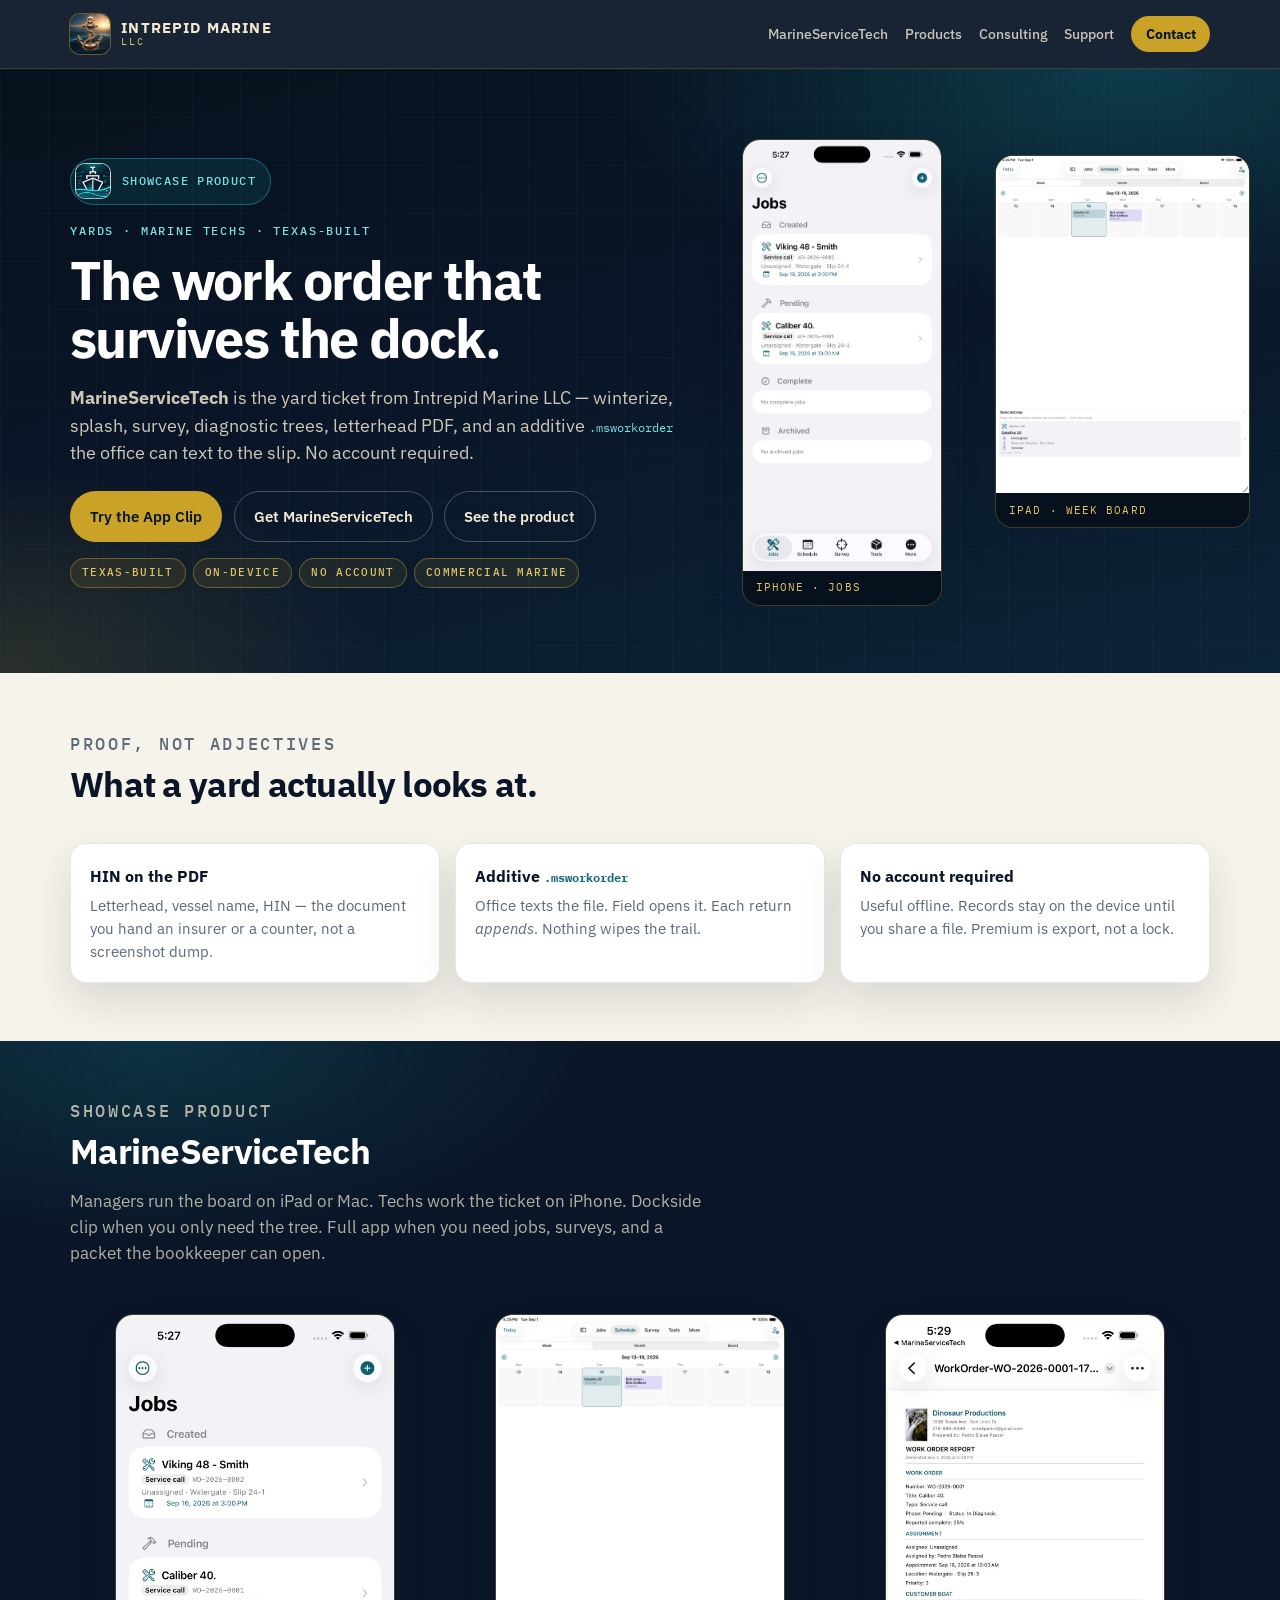
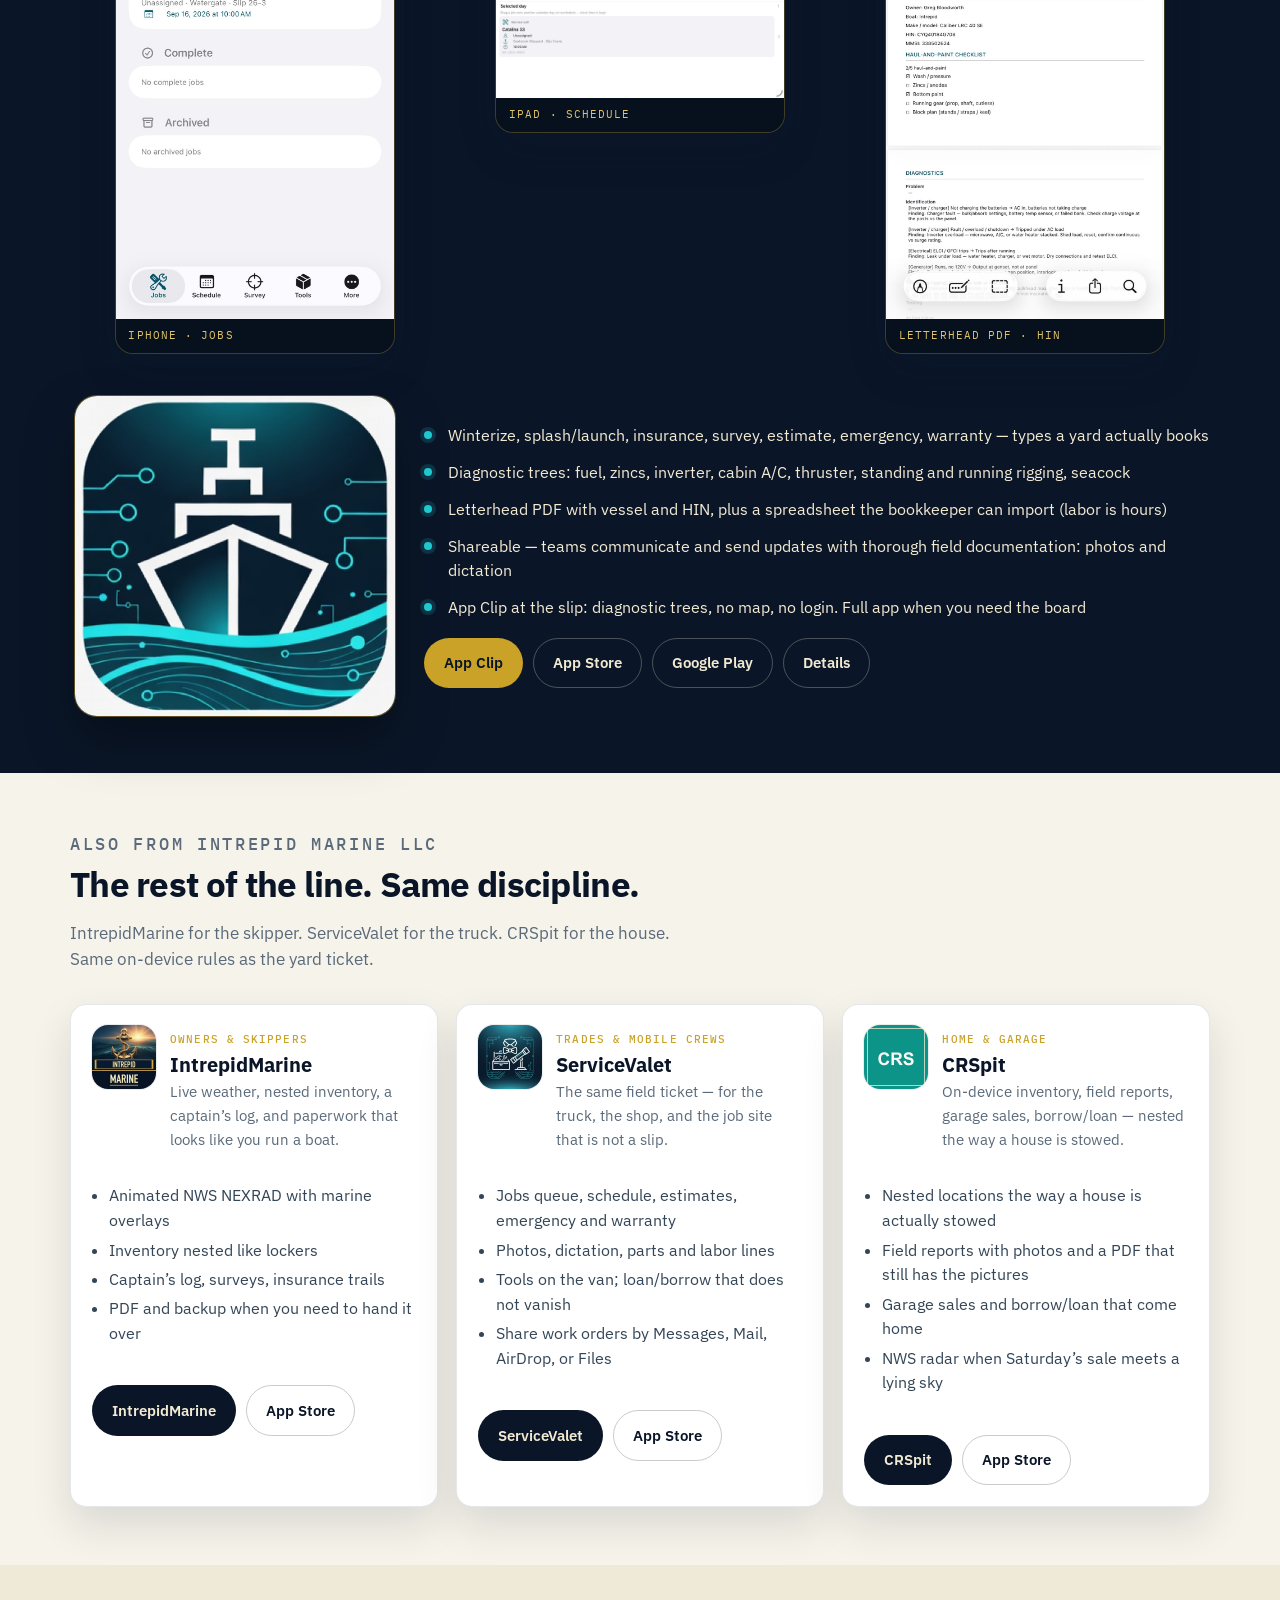
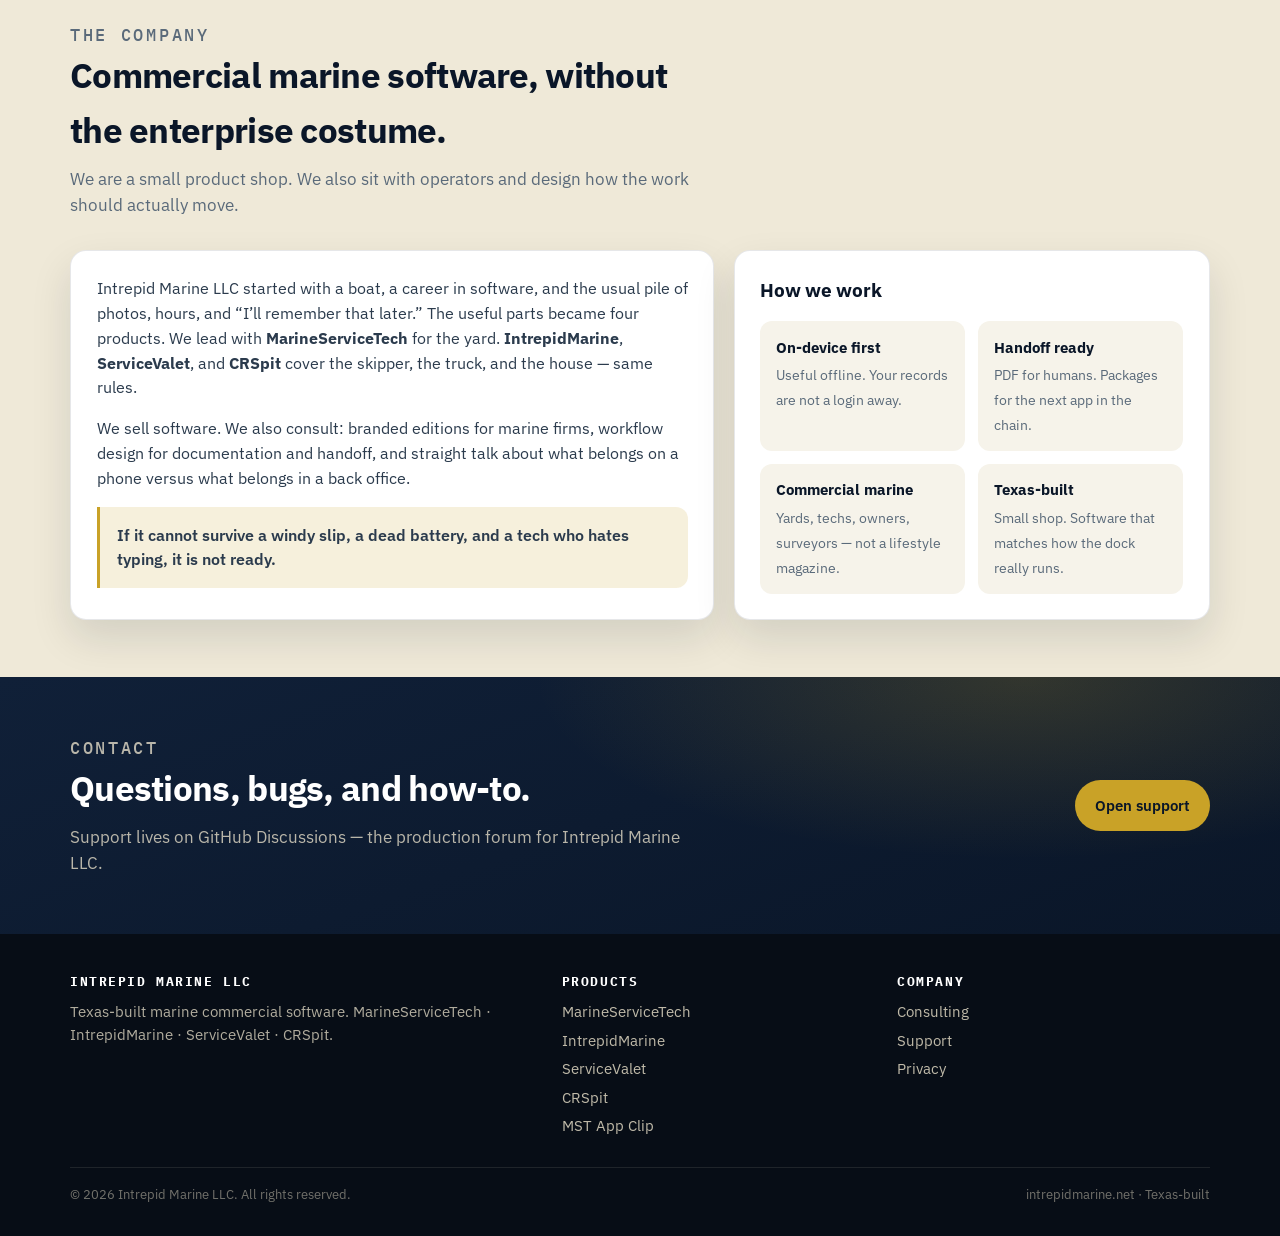
<file: index.html>
<!DOCTYPE html>
<html lang="en">
<head>
  <meta charset="utf-8" />
  <meta name="viewport" content="width=device-width, initial-scale=1" />
  <title>Intrepid Marine LLC — MarineServiceTech and marine commercial software</title>
  <meta name="description" content="Texas-built yard software. Showcase product: MarineServiceTech — work orders, diagnostics, letterhead PDF. Also IntrepidMarine, ServiceValet, and CRSpit. On-device first. No account required." />
  <meta name="theme-color" content="#0a1628" />
  <link rel="canonical" href="https://intrepidmarine.net/" />
  <meta property="og:type" content="website" />
  <meta property="og:site_name" content="Intrepid Marine LLC" />
  <meta property="og:title" content="MarineServiceTech — yard work orders from Intrepid Marine LLC" />
  <meta property="og:description" content="The work order that survives the dock. Winterize, splash, survey, diagnostics, letterhead PDF. Texas-built. No account required." />
  <meta property="og:url" content="https://intrepidmarine.net/" />
  <meta property="og:image" content="https://intrepidmarine.net/assets/brand/marine-service-tech.png" />
  <meta property="og:image:width" content="512" />
  <meta property="og:image:height" content="512" />
  <meta name="twitter:card" content="summary_large_image" />
  <link rel="stylesheet" href="css/site.css" />
  <link rel="icon" href="assets/favicon.svg" type="image/svg+xml" />
  <link rel="apple-touch-icon" href="assets/brand/marine-service-tech.png" />
</head>
<body>
  <header class="site-header">
    <div class="wrap nav">
      <a class="brand" href="index.html">
        <img class="brand-mark" src="assets/brand/intrepid-marine-icon.png" alt="" />
        <span class="brand-text">
          <span class="brand-name">Intrepid Marine</span>
          <span class="brand-llc">LLC</span>
        </span>
      </a>
      <button class="nav-toggle" type="button" aria-expanded="false" aria-label="Open menu">☰</button>
      <nav class="nav-links" aria-label="Primary">
        <a href="marine-service-tech.html">MarineServiceTech</a>
        <a href="products.html">Products</a>
        <a href="consulting.html">Consulting</a>
        <a href="support.html">Support</a>
        <a class="nav-cta" href="#contact">Contact</a>
      </nav>
    </div>
  </header>

  <main>
    <section class="hero">
      <div class="wrap hero-grid">
        <div>
          <div class="hero-product">
            <img src="assets/brand/marine-service-tech.png" alt="" />
            <span>Showcase product</span>
          </div>
          <p class="kicker">Yards · Marine techs · Texas-built</p>
          <h1>The work order that survives the dock.</h1>
          <p class="hero-lead">
            <strong>MarineServiceTech</strong> is the yard ticket from Intrepid Marine LLC —
            winterize, splash, survey, diagnostic trees, letterhead PDF, and an additive
            <code class="proof-code">.msworkorder</code> the office can text to the slip.
            No account required.
          </p>
          <div class="hero-actions">
            <a class="btn btn-primary" href="mst/">Try the App Clip</a>
            <a class="btn btn-ghost" href="https://apps.apple.com/search?term=MarineServiceTech">Get MarineServiceTech</a>
            <a class="btn btn-ghost" href="marine-service-tech.html">See the product</a>
          </div>
          <div class="badge-row">
            <span class="badge">Texas-built</span>
            <span class="badge">On-device</span>
            <span class="badge">No account</span>
            <span class="badge">Commercial marine</span>
          </div>
        </div>
        <div class="hero-devices">
          <figure class="shot-frame phone" data-filename="mst-jobs.jpg">
            <img data-shot src="assets/screenshots/mst-jobs.jpg" width="990" height="2151" alt="MarineServiceTech jobs on iPhone" />
            <figcaption>iPhone · jobs</figcaption>
          </figure>
          <figure class="shot-frame tablet" data-filename="mst-schedule.jpg">
            <img data-shot src="assets/screenshots/mst-schedule.jpg" width="1400" height="1866" alt="MarineServiceTech schedule on iPad" />
            <figcaption>iPad · week board</figcaption>
          </figure>
        </div>
      </div>
    </section>

    <section>
      <div class="wrap">
        <div class="section-head">
          <p class="kicker">Proof, not adjectives</p>
          <h2>What a yard actually looks at.</h2>
        </div>
        <div class="proof-strip">
          <article class="proof">
            <strong>HIN on the PDF</strong>
            <p>Letterhead, vessel name, HIN — the document you hand an insurer or a counter, not a screenshot dump.</p>
          </article>
          <article class="proof">
            <strong>Additive <span class="proof-code">.msworkorder</span></strong>
            <p>Office texts the file. Field opens it. Each return <em>appends</em>. Nothing wipes the trail.</p>
          </article>
          <article class="proof">
            <strong>No account required</strong>
            <p>Useful offline. Records stay on the device until you share a file. Premium is export, not a lock.</p>
          </article>
        </div>
      </div>
    </section>

    <section class="showcase" id="showcase">
      <div class="wrap">
        <div class="section-head">
          <p class="kicker">Showcase product</p>
          <h2>MarineServiceTech</h2>
          <p>
            Managers run the board on iPad or Mac. Techs work the ticket on iPhone.
            Dockside clip when you only need the tree. Full app when you need jobs, surveys, and a packet the bookkeeper can open.
          </p>
        </div>
        <div class="shot-rail" style="margin-bottom:1.6rem;">
          <figure class="shot-frame phone" data-filename="mst-jobs.jpg">
            <img data-shot src="assets/screenshots/mst-jobs.jpg" width="990" height="2151" alt="Jobs queue on iPhone" />
            <figcaption>iPhone · jobs</figcaption>
          </figure>
          <figure class="shot-frame tablet" data-filename="mst-schedule.jpg">
            <img data-shot src="assets/screenshots/mst-schedule.jpg" width="1400" height="1866" alt="Schedule board on iPad" />
            <figcaption>iPad · schedule</figcaption>
          </figure>
          <figure class="shot-frame phone" data-filename="mst-workorder-pdf.jpg">
            <img data-shot src="assets/screenshots/mst-workorder-pdf.jpg" width="990" height="2151" alt="Work-order PDF with letterhead and HIN" />
            <figcaption>Letterhead PDF · HIN</figcaption>
          </figure>
        </div>
        <div class="showcase-grid">
          <img class="showcase-icon" src="assets/brand/marine-service-tech.png" alt="MarineServiceTech" />
          <div>
            <ul class="feature-list">
              <li>Winterize, splash/launch, insurance, survey, estimate, emergency, warranty — types a yard actually books</li>
              <li>Diagnostic trees: fuel, zincs, inverter, cabin A/C, thruster, standing and running rigging, seacock</li>
              <li>Letterhead PDF with vessel and HIN, plus a spreadsheet the bookkeeper can import (labor is hours)</li>
              <li>Shareable — teams communicate and send updates with thorough field documentation: photos and dictation</li>
              <li>App Clip at the slip: diagnostic trees, no map, no login. Full app when you need the board</li>
            </ul>
            <div class="store-row">
              <a class="btn btn-primary" href="mst/">App Clip</a>
              <a class="btn btn-ghost" href="https://apps.apple.com/search?term=MarineServiceTech">App Store</a>
              <a class="btn btn-ghost" href="https://play.google.com/store/search?q=Marine%20Service%20Tech&amp;c=apps">Google Play</a>
              <a class="btn btn-ghost" href="marine-service-tech.html">Details</a>
            </div>
          </div>
        </div>
      </div>
    </section>

    <section id="products">
      <div class="wrap">
        <div class="section-head">
          <p class="kicker">Also from Intrepid Marine LLC</p>
          <h2>The rest of the line. Same discipline.</h2>
          <p>
            IntrepidMarine for the skipper. ServiceValet for the truck. CRSpit for the house.
            Same on-device rules as the yard ticket.
          </p>
        </div>
        <div class="product-grid three">
          <article class="product">
            <div class="product-top">
              <img class="product-icon" src="assets/brand/intrepid-marine.png" alt="" />
              <div>
                <span class="tag">Owners &amp; skippers</span>
                <h3>IntrepidMarine</h3>
                <p>Live weather, nested inventory, a captain’s log, and paperwork that looks like you run a boat.</p>
              </div>
            </div>
            <div class="product-body">
              <ul>
                <li>Animated NWS NEXRAD with marine overlays</li>
                <li>Inventory nested like lockers</li>
                <li>Captain’s log, surveys, insurance trails</li>
                <li>PDF and backup when you need to hand it over</li>
              </ul>
              <div class="product-actions store-row">
                <a class="btn btn-navy" href="intrepid-marine.html">IntrepidMarine</a>
                <a class="btn btn-line" href="https://apps.apple.com/us/app/intrepidmarine/id6782177374">App Store</a>
              </div>
            </div>
          </article>

          <article class="product">
            <div class="product-top">
              <img class="product-icon" src="assets/brand/service-valet.png" alt="" />
              <div>
                <span class="tag">Trades &amp; mobile crews</span>
                <h3>ServiceValet</h3>
                <p>The same field ticket — for the truck, the shop, and the job site that is not a slip.</p>
              </div>
            </div>
            <div class="product-body">
              <ul>
                <li>Jobs queue, schedule, estimates, emergency and warranty</li>
                <li>Photos, dictation, parts and labor lines</li>
                <li>Tools on the van; loan/borrow that does not vanish</li>
                <li>Share work orders by Messages, Mail, AirDrop, or Files</li>
              </ul>
              <div class="product-actions store-row">
                <a class="btn btn-navy" href="service-valet.html">ServiceValet</a>
                <a class="btn btn-line" href="https://apps.apple.com/us/app/servicevalet/id6800982819">App Store</a>
              </div>
            </div>
          </article>

          <article class="product">
            <div class="product-top">
              <img class="product-icon" src="assets/brand/crs.png" alt="" />
              <div>
                <span class="tag">Home &amp; garage</span>
                <h3>CRSpit</h3>
                <p>On-device inventory, field reports, garage sales, borrow/loan — nested the way a house is stowed.</p>
              </div>
            </div>
            <div class="product-body">
              <ul>
                <li>Nested locations the way a house is actually stowed</li>
                <li>Field reports with photos and a PDF that still has the pictures</li>
                <li>Garage sales and borrow/loan that come home</li>
                <li>NWS radar when Saturday’s sale meets a lying sky</li>
              </ul>
              <div class="product-actions store-row">
                <a class="btn btn-navy" href="crs.html">CRSpit</a>
                <a class="btn btn-line" href="https://apps.apple.com/us/app/crspit/id6782400596">App Store</a>
              </div>
            </div>
          </article>
        </div>
      </div>
    </section>

    <section id="company" style="background:#efe9d8;">
      <div class="wrap">
        <div class="section-head">
          <p class="kicker">The company</p>
          <h2>Commercial marine software, without the enterprise costume.</h2>
          <p>We are a small product shop. We also sit with operators and design how the work should actually move.</p>
        </div>
        <div class="split">
          <div class="panel">
            <p>
              Intrepid Marine LLC started with a boat, a career in software, and the usual
              pile of photos, hours, and “I’ll remember that later.” The useful parts became
              four products. We lead with <strong>MarineServiceTech</strong> for the yard.
              <strong>IntrepidMarine</strong>, <strong>ServiceValet</strong>, and
              <strong>CRSpit</strong> cover the skipper, the truck, and the house — same rules.
            </p>
            <p>
              We sell software. We also consult: branded editions for marine firms,
              workflow design for documentation and handoff, and straight talk about
              what belongs on a phone versus what belongs in a back office.
            </p>
            <p class="quote">
              If it cannot survive a windy slip, a dead battery, and a tech who hates typing, it is not ready.
            </p>
          </div>
          <aside class="panel">
            <h3 style="margin:0 0 0.4rem;color:var(--navy);">How we work</h3>
            <div class="stat-grid">
              <div class="stat">
                <strong>On-device first</strong>
                <span>Useful offline. Your records are not a login away.</span>
              </div>
              <div class="stat">
                <strong>Handoff ready</strong>
                <span>PDF for humans. Packages for the next app in the chain.</span>
              </div>
              <div class="stat">
                <strong>Commercial marine</strong>
                <span>Yards, techs, owners, surveyors — not a lifestyle magazine.</span>
              </div>
              <div class="stat">
                <strong>Texas-built</strong>
                <span>Small shop. Software that matches how the dock really runs.</span>
              </div>
            </div>
          </aside>
        </div>
      </div>
    </section>

    <section class="cta-band" id="contact">
      <div class="wrap cta-inner">
        <div class="section-head">
          <p class="kicker">Contact</p>
          <h2>Questions, bugs, and how-to.</h2>
          <p>Support lives on GitHub Discussions — the production forum for Intrepid Marine LLC.</p>
        </div>
        <div class="hero-actions">
          <a class="btn btn-primary" href="https://github.com/gregopad39/customerService/discussions/">Open support</a>
        </div>
      </div>
    </section>
  </main>

  <footer class="site-footer">
    <div class="wrap footer-grid">
      <div>
        <h3>Intrepid Marine LLC</h3>
        <p style="margin:0;">
          Texas-built marine commercial software.
          MarineServiceTech · IntrepidMarine · ServiceValet · CRSpit.
        </p>
      </div>
      <div>
        <h3>Products</h3>
        <ul>
          <li><a href="marine-service-tech.html">MarineServiceTech</a></li>
          <li><a href="intrepid-marine.html">IntrepidMarine</a></li>
          <li><a href="service-valet.html">ServiceValet</a></li>
          <li><a href="crs.html">CRSpit</a></li>
          <li><a href="mst/">MST App Clip</a></li>
        </ul>
      </div>
      <div>
        <h3>Company</h3>
        <ul>
          <li><a href="consulting.html">Consulting</a></li>
          <li><a href="support.html">Support</a></li>
          <li><a href="privacy.html">Privacy</a></li>
        </ul>
      </div>
    </div>
    <div class="wrap footer-bottom">
      <span>© <span id="y"></span> Intrepid Marine LLC. All rights reserved.</span>
      <span>intrepidmarine.net · Texas-built</span>
    </div>
  </footer>
  <script src="js/site.js"></script>
</body>
</html>
</file>
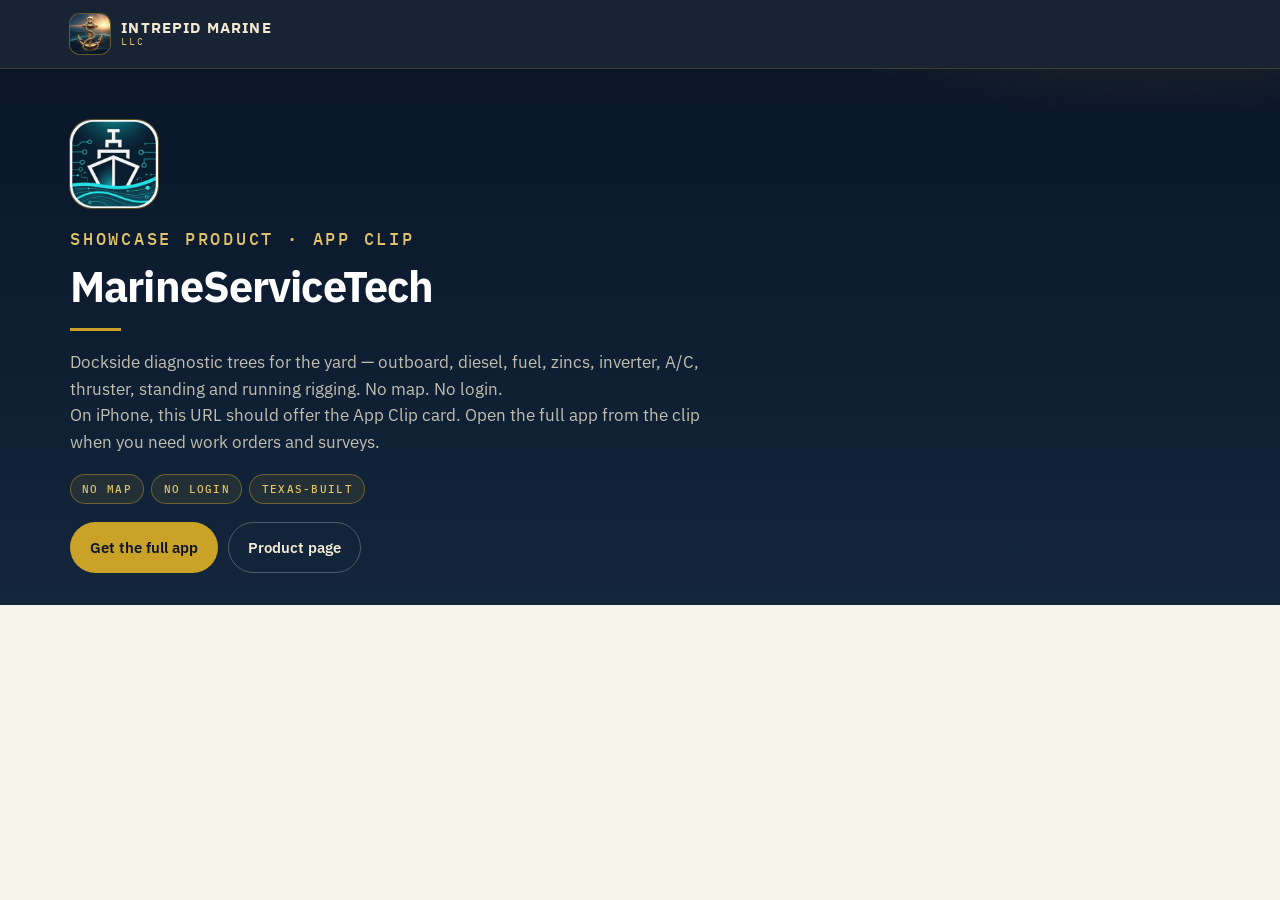
<file: mst/index.html>
<!DOCTYPE html>
<html lang="en">
<head>
  <meta charset="utf-8" />
  <meta name="viewport" content="width=device-width, initial-scale=1" />
  <title>MarineServiceTech — App Clip</title>
  <meta name="description" content="Open the MarineServiceTech App Clip for dockside diagnostics. No login. No map." />
  <meta name="theme-color" content="#0a1628" />
  <link rel="canonical" href="https://intrepidmarine.net/mst" />
  <meta property="og:type" content="website" />
  <meta property="og:site_name" content="Intrepid Marine LLC" />
  <meta property="og:title" content="MarineServiceTech App Clip" />
  <meta property="og:description" content="Dockside diagnostic trees. No map. No login. Texas-built." />
  <meta property="og:url" content="https://intrepidmarine.net/mst" />
  <meta property="og:image" content="https://intrepidmarine.net/assets/brand/intrepid-marine.jpg" />
  <meta name="twitter:card" content="summary_large_image" />
  <meta name="apple-itunes-app" content="app-clip-bundle-id=grego.MarineServiceTech.Clip, app-clip-display=card" />
  <link rel="stylesheet" href="../css/site.css" />
  <link rel="icon" href="../assets/favicon.svg" type="image/svg+xml" />
  <link rel="apple-touch-icon" href="../assets/brand/intrepid-marine.jpg" />
</head>
<body>
  <header class="site-header">
    <div class="wrap nav">
      <a class="brand" href="../index.html">
        <img class="brand-mark" src="../assets/brand/intrepid-marine-icon.png" alt="" />
        <span class="brand-text">
          <span class="brand-name">Intrepid Marine</span>
          <span class="brand-llc">LLC</span>
        </span>
      </a>
    </div>
  </header>
  <section class="page-hero">
    <div class="wrap">
      <img class="page-icon" src="../assets/brand/marine-service-tech.png" alt="MarineServiceTech" />
      <p class="kicker">Showcase product · App Clip</p>
      <h1>MarineServiceTech</h1>
      <hr class="gold-rule" />
      <p>Dockside diagnostic trees for the yard — outboard, diesel, fuel, zincs, inverter, A/C, thruster, standing and running rigging. No map. No login.</p>
      <p>On iPhone, this URL should offer the App Clip card. Open the full app from the clip when you need work orders and surveys.</p>
      <div class="badge-row">
        <span class="badge">No map</span>
        <span class="badge">No login</span>
        <span class="badge">Texas-built</span>
      </div>
      <div class="store-row">
        <a class="btn btn-primary" href="https://apps.apple.com/search?term=MarineServiceTech">Get the full app</a>
        <a class="btn btn-ghost" href="../marine-service-tech.html">Product page</a>
      </div>
    </div>
  </section>
</body>
</html>
</file>
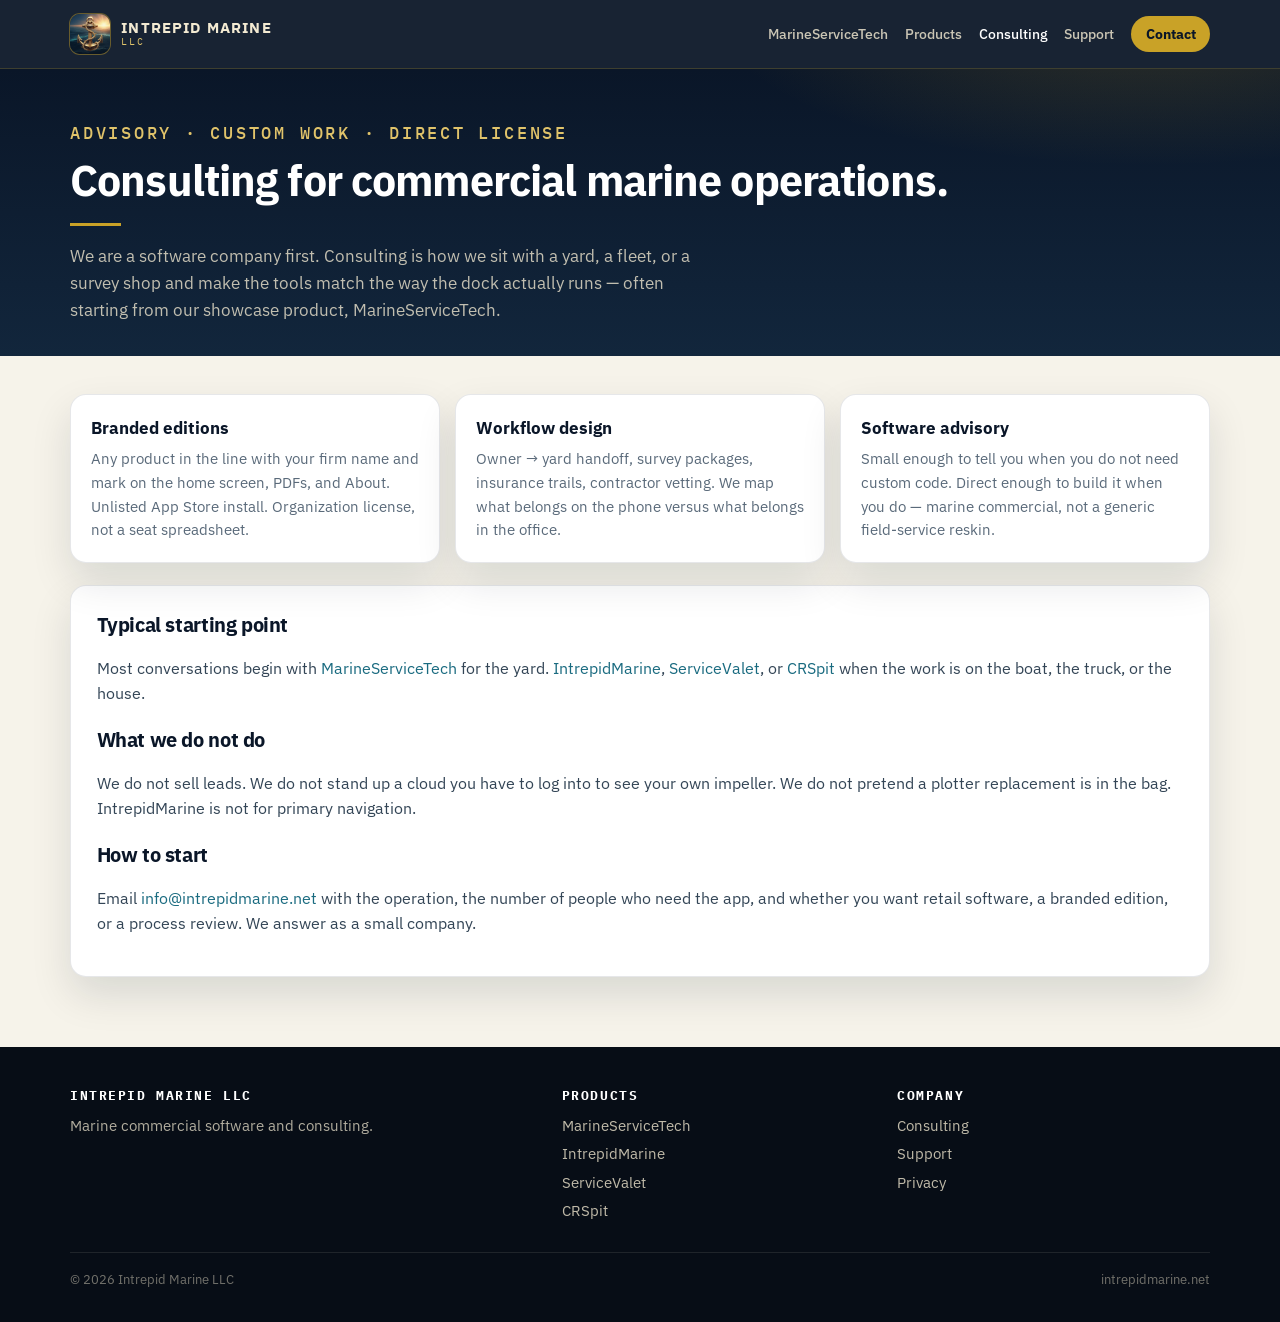
<file: consulting.html>
<!DOCTYPE html>
<html lang="en">
<head>
  <meta charset="utf-8" />
  <meta name="viewport" content="width=device-width, initial-scale=1" />
  <title>Consulting — Intrepid Marine LLC</title>
  <meta name="description" content="Intrepid Marine LLC consults with marine operators on software, branded editions of MarineServiceTech, and field documentation workflows." />
  <meta name="theme-color" content="#0a1628" />
  <link rel="stylesheet" href="css/site.css" />
  <link rel="canonical" href="https://intrepidmarine.net/consulting.html" />
  <meta property="og:type" content="website" />
  <meta property="og:site_name" content="Intrepid Marine LLC" />
  <meta property="og:title" content="Consulting — Intrepid Marine LLC" />
  <meta property="og:description" content="Branded editions, yard workflows, and software that matches how the dock really runs." />
  <meta property="og:url" content="https://intrepidmarine.net/consulting.html" />
  <meta property="og:image" content="https://intrepidmarine.net/assets/brand/intrepid-marine.jpg" />
  <meta name="twitter:card" content="summary_large_image" />
  <link rel="icon" href="assets/favicon.svg" type="image/svg+xml" />
  <link rel="apple-touch-icon" href="assets/brand/intrepid-marine.jpg" />
</head>
<body>
  <header class="site-header">
    <div class="wrap nav">
      <a class="brand" href="index.html">
        <img class="brand-mark" src="assets/brand/intrepid-marine-icon.png" alt="" />
        <span class="brand-text">
          <span class="brand-name">Intrepid Marine</span>
          <span class="brand-llc">LLC</span>
        </span>
      </a>
      <button class="nav-toggle" type="button" aria-expanded="false" aria-label="Open menu">☰</button>
      <nav class="nav-links" aria-label="Primary">
        <a href="marine-service-tech.html">MarineServiceTech</a>
        <a href="products.html">Products</a>
        <a href="consulting.html" aria-current="page">Consulting</a>
        <a href="support.html">Support</a>
        <a class="nav-cta" href="mailto:info@intrepidmarine.net">Contact</a>
      </nav>
    </div>
  </header>

  <section class="page-hero">
    <div class="wrap">
      <p class="kicker">Advisory · Custom work · Direct license</p>
      <h1>Consulting for commercial marine operations.</h1>
      <hr class="gold-rule" />
      <p>
        We are a software company first. Consulting is how we sit with a yard, a fleet,
        or a survey shop and make the tools match the way the dock actually runs — often
        starting from our showcase product, MarineServiceTech.
      </p>
    </div>
  </section>

  <main class="wrap" style="padding:2.4rem 0 3.2rem;">
    <div class="offer-list three" style="margin-bottom:1.4rem;">
      <article class="offer">
        <h3>Branded editions</h3>
        <p>
          Any product in the line with your firm name and mark on the home screen, PDFs, and About.
          Unlisted App Store install. Organization license, not a seat spreadsheet.
        </p>
      </article>
      <article class="offer">
        <h3>Workflow design</h3>
        <p>
          Owner → yard handoff, survey packages, insurance trails, contractor vetting.
          We map what belongs on the phone versus what belongs in the office.
        </p>
      </article>
      <article class="offer">
        <h3>Software advisory</h3>
        <p>
          Small enough to tell you when you do not need custom code. Direct enough to
          build it when you do — marine commercial, not a generic field-service reskin.
        </p>
      </article>
    </div>

    <article class="content-card">
      <h2>Typical starting point</h2>
      <p>
        Most conversations begin with <a href="marine-service-tech.html">MarineServiceTech</a>
        for the yard.
        <a href="intrepid-marine.html">IntrepidMarine</a>,
        <a href="service-valet.html">ServiceValet</a>, or
        <a href="crs.html">CRSpit</a>
        when the work is on the boat, the truck, or the house.
      </p>
      <h2>What we do not do</h2>
      <p>
        We do not sell leads. We do not stand up a cloud you have to log into to see your
        own impeller. We do not pretend a plotter replacement is in the bag.
        IntrepidMarine is not for primary navigation.
      </p>
      <h2>How to start</h2>
      <p>
        Email <a href="mailto:info@intrepidmarine.net?subject=Consulting">info@intrepidmarine.net</a>
        with the operation, the number of people who need the app, and whether you want
        retail software, a branded edition, or a process review. We answer as a small company.
      </p>
    </article>
  </main>

  <footer class="site-footer">
    <div class="wrap footer-grid">
      <div>
        <h3>Intrepid Marine LLC</h3>
        <p style="margin:0;">Marine commercial software and consulting.</p>
      </div>
      <div>
        <h3>Products</h3>
        <ul>
          <li><a href="marine-service-tech.html">MarineServiceTech</a></li>
          <li><a href="intrepid-marine.html">IntrepidMarine</a></li>
          <li><a href="service-valet.html">ServiceValet</a></li>
          <li><a href="crs.html">CRSpit</a></li>
        </ul>
      </div>
      <div>
        <h3>Company</h3>
        <ul>
          <li><a href="consulting.html">Consulting</a></li>
          <li><a href="support.html">Support</a></li>
          <li><a href="privacy.html">Privacy</a></li>
        </ul>
      </div>
    </div>
    <div class="wrap footer-bottom">
      <span>© <span id="y"></span> Intrepid Marine LLC</span>
      <span>intrepidmarine.net</span>
    </div>
  </footer>
  <script src="js/site.js"></script>
</body>
</html>
</file>
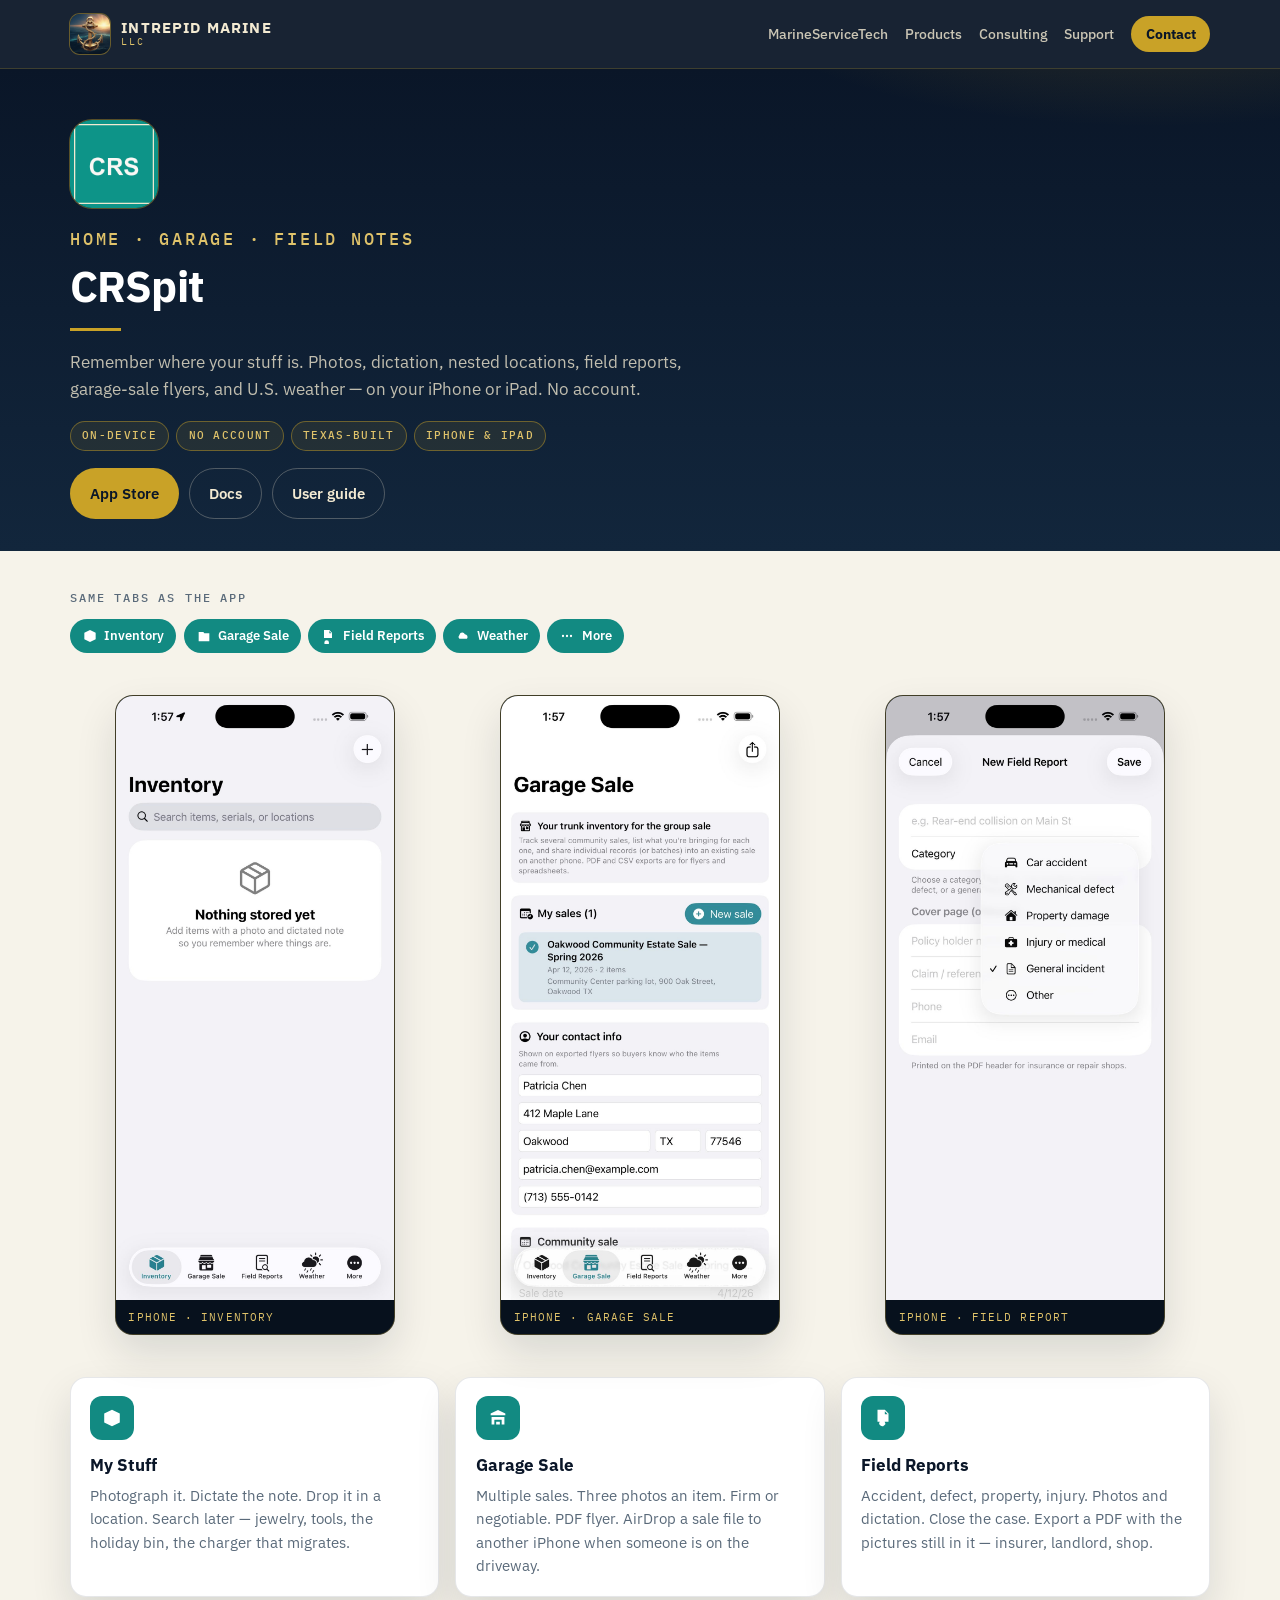
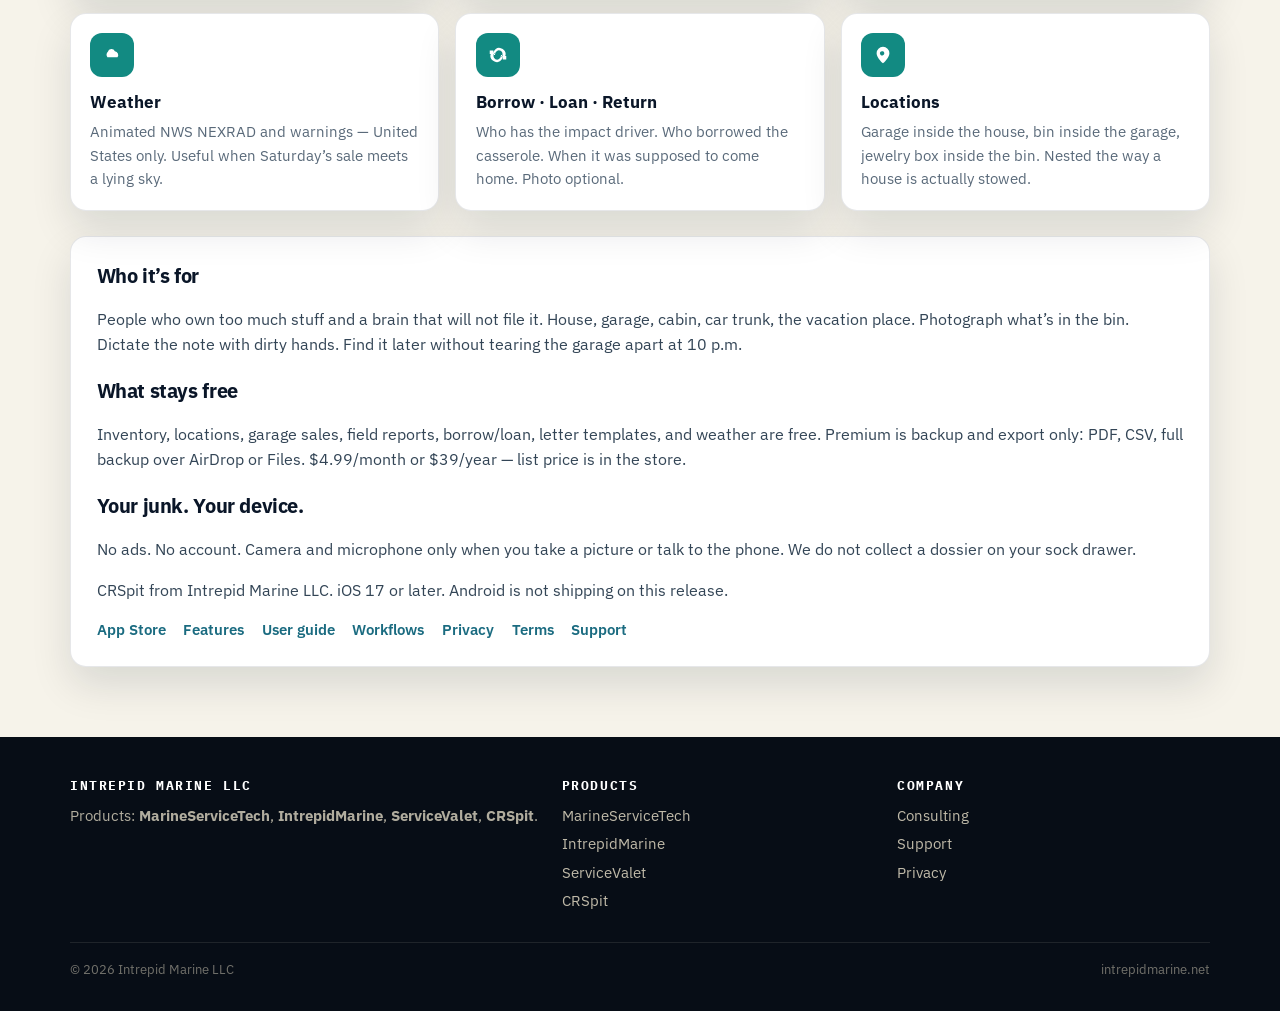
<file: crs.html>
<!DOCTYPE html>
<html lang="en">
<head>
  <meta charset="utf-8" />
  <meta name="viewport" content="width=device-width, initial-scale=1" />
  <title>CRSpit — remember where your stuff is</title>
  <meta name="description" content="CRSpit from Intrepid Marine LLC: home inventory, field reports, garage sales, borrow/loan, and U.S. weather radar. Photos and dictation. On-device. No account." />
  <meta name="theme-color" content="#0a1628" />
  <link rel="canonical" href="https://intrepidmarine.net/crs.html" />
  <meta property="og:type" content="website" />
  <meta property="og:site_name" content="Intrepid Marine LLC" />
  <meta property="og:title" content="CRSpit — remember where your stuff is" />
  <meta property="og:description" content="Inventory, field reports, garage sales, borrow/loan. On the device. Premium is backup and export." />
  <meta property="og:url" content="https://intrepidmarine.net/crs.html" />
  <meta property="og:image" content="https://intrepidmarine.net/assets/brand/crs.png" />
  <meta name="twitter:card" content="summary_large_image" />
  <link rel="stylesheet" href="css/site.css" />
  <link rel="icon" href="assets/favicon.svg" type="image/svg+xml" />
  <link rel="apple-touch-icon" href="assets/brand/crs.png" />
</head>
<body>
  <header class="site-header">
    <div class="wrap nav">
      <a class="brand" href="index.html">
        <img class="brand-mark" src="assets/brand/intrepid-marine-icon.png" alt="" />
        <span class="brand-text">
          <span class="brand-name">Intrepid Marine</span>
          <span class="brand-llc">LLC</span>
        </span>
      </a>
      <button class="nav-toggle" type="button" aria-expanded="false" aria-label="Open menu">☰</button>
      <nav class="nav-links" aria-label="Primary">
        <a href="marine-service-tech.html">MarineServiceTech</a>
        <a href="products.html">Products</a>
        <a href="consulting.html">Consulting</a>
        <a href="support.html">Support</a>
        <a class="nav-cta" href="mailto:info@intrepidmarine.net">Contact</a>
      </nav>
    </div>
  </header>

  <section class="page-hero">
    <div class="wrap">
      <img class="page-icon" src="assets/brand/crs.png" alt="CRSpit" />
      <p class="kicker">Home · Garage · Field notes</p>
      <h1>CRSpit</h1>
      <hr class="gold-rule" />
      <p>
        Remember where your stuff is. Photos, dictation, nested locations, field reports,
        garage-sale flyers, and U.S. weather — on your iPhone or iPad. No account.
      </p>
      <div class="badge-row">
        <span class="badge">On-device</span>
        <span class="badge">No account</span>
        <span class="badge">Texas-built</span>
        <span class="badge">iPhone &amp; iPad</span>
      </div>
      <div class="store-row">
        <a class="btn btn-primary" href="https://apps.apple.com/us/app/crspit/id6782400596">App Store</a>
        <a class="btn btn-ghost" href="https://gregopad39.github.io/CRSpit/">Docs</a>
        <a class="btn btn-ghost" href="https://gregopad39.github.io/CRSpit/user-guide.html">User guide</a>
      </div>
    </div>
  </section>

  <main class="wrap" style="padding:2.4rem 0 3.2rem;">
    <p class="kicker" style="color:var(--muted);">Same tabs as the app</p>
    <div class="tab-strip" aria-label="CRSpit modules">
      <span class="tab-chip">
        <svg viewBox="0 0 24 24" aria-hidden="true"><path d="M3.5 7.2 12 3l8.5 4.2v9.6L12 21l-8.5-4.2V7.2zm8.5 4.3 7.2-3.6M12 11.5V20M12 11.5 4.8 7.9"/></svg>
        Inventory
      </span>
      <span class="tab-chip">
        <svg viewBox="0 0 24 24" aria-hidden="true"><path d="M4 10h16v10H4V10zm2-4h5l1.5 2H20v2H4V6h2z"/></svg>
        Garage Sale
      </span>
      <span class="tab-chip">
        <svg viewBox="0 0 24 24" aria-hidden="true"><path d="M6 3h8l4 4v8H6V3zm8 1.5V8h3.2M10 18.5a3.5 3.5 0 1 1 0 7 3.5 3.5 0 0 1 0-7zm2.6 5.4 2.2 2.2"/></svg>
        Field Reports
      </span>
      <span class="tab-chip">
        <svg viewBox="0 0 24 24" aria-hidden="true"><path d="M6.5 16a5 5 0 0 1 .4-6.2 4.2 4.2 0 0 1 7.9-.6A4.3 4.3 0 0 1 18 16H6.5zM8 18.2h.01M12 18.2h.01M16 18.2h.01M9 7.2l1.2 1.2M15 5.5v1.8M18.2 7.2l-1.2 1.2"/></svg>
        Weather
      </span>
      <span class="tab-chip">
        <svg viewBox="0 0 24 24" aria-hidden="true"><circle cx="6" cy="12" r="1.7"/><circle cx="12" cy="12" r="1.7"/><circle cx="18" cy="12" r="1.7"/></svg>
        More
      </span>
    </div>

    <div class="shot-rail" style="margin-bottom:1.6rem;">
      <figure class="shot-frame phone" data-filename="crs-inventory.jpg">
        <img data-shot src="assets/screenshots/crs-inventory.jpg" width="1012" height="2200" alt="CRSpit inventory tab on iPhone" />
        <figcaption>iPhone · inventory</figcaption>
      </figure>
      <figure class="shot-frame phone" data-filename="crs-garage-sale.jpg">
        <img data-shot src="assets/screenshots/crs-garage-sale.jpg" width="1012" height="2200" alt="CRSpit garage sale on iPhone" />
        <figcaption>iPhone · garage sale</figcaption>
      </figure>
      <figure class="shot-frame phone" data-filename="crs-field-report.jpg">
        <img data-shot src="assets/screenshots/crs-field-report.jpg" width="1012" height="2200" alt="CRSpit field report categories on iPhone" />
        <figcaption>iPhone · field report</figcaption>
      </figure>
    </div>

    <div class="module-grid">
      <article class="module-card">
        <div class="module-icon" aria-hidden="true">
          <svg viewBox="0 0 24 24"><path d="M3.5 7.2 12 3l8.5 4.2v9.6L12 21l-8.5-4.2V7.2zm8.5 4.3 7.2-3.6M12 11.5V20M12 11.5 4.8 7.9"/></svg>
        </div>
        <h3>My Stuff</h3>
        <p>Photograph it. Dictate the note. Drop it in a location. Search later — jewelry, tools, the holiday bin, the charger that migrates.</p>
      </article>
      <article class="module-card">
        <div class="module-icon" aria-hidden="true">
          <svg viewBox="0 0 24 24"><path d="M12 3.2 4 7v2h16V7l-8-3.8zM5 11v8h3v-5h8v5h3v-8H5zm9 8v-3h-4v3h4z"/></svg>
        </div>
        <h3>Garage Sale</h3>
        <p>Multiple sales. Three photos an item. Firm or negotiable. PDF flyer. AirDrop a sale file to another iPhone when someone is on the driveway.</p>
      </article>
      <article class="module-card">
        <div class="module-icon" aria-hidden="true">
          <svg viewBox="0 0 24 24"><path d="M6 3h8l4 4v9H6V3zm8 1.6V8h3.1M9.2 20.2a3.2 3.2 0 1 1 4.5-4.5 3.2 3.2 0 0 1-4.5 4.5zm2.4 0 2.3 2.3"/></svg>
        </div>
        <h3>Field Reports</h3>
        <p>Accident, defect, property, injury. Photos and dictation. Close the case. Export a PDF with the pictures still in it — insurer, landlord, shop.</p>
      </article>
      <article class="module-card">
        <div class="module-icon" aria-hidden="true">
          <svg viewBox="0 0 24 24"><path d="M7 14.5a4.8 4.8 0 0 1 .5-6 4 4 0 0 1 7.6-.5A4.1 4.1 0 0 1 18 14.5H7zM8.2 17h.02M12 17h.02M15.8 17h.02M9.2 6.5l1.1 1.1M12 5v1.6M14.8 6.5l-1.1 1.1"/></svg>
        </div>
        <h3>Weather</h3>
        <p>Animated NWS NEXRAD and warnings — United States only. Useful when Saturday’s sale meets a lying sky.</p>
      </article>
      <article class="module-card">
        <div class="module-icon" aria-hidden="true">
          <svg viewBox="0 0 24 24"><path d="M7 7H3v4h2V9.4A6 6 0 0 0 8.2 19 6 6 0 0 0 17 13h-2a4 4 0 1 1-6.2-3.3V12H7V7zm10 10h4v-4h-2v1.6A6 6 0 0 0 15.8 5 6 6 0 0 0 7 11h2a4 4 0 1 1 6.2 3.3V12h2v5z"/></svg>
        </div>
        <h3>Borrow · Loan · Return</h3>
        <p>Who has the impact driver. Who borrowed the casserole. When it was supposed to come home. Photo optional.</p>
      </article>
      <article class="module-card">
        <div class="module-icon" aria-hidden="true">
          <svg viewBox="0 0 24 24"><path d="M12 3a7 7 0 0 0-7 7c0 5.2 7 11 7 11s7-5.8 7-11a7 7 0 0 0-7-7zm0 9.4A2.4 2.4 0 1 1 12 8a2.4 2.4 0 0 1 0 4.4z"/></svg>
        </div>
        <h3>Locations</h3>
        <p>Garage inside the house, bin inside the garage, jewelry box inside the bin. Nested the way a house is actually stowed.</p>
      </article>
    </div>

    <article class="content-card">
      <h2>Who it’s for</h2>
      <p>
        People who own too much stuff and a brain that will not file it. House, garage, cabin,
        car trunk, the vacation place. Photograph what’s in the bin. Dictate the note with dirty hands.
        Find it later without tearing the garage apart at 10 p.m.
      </p>
      <h2>What stays free</h2>
      <p>
        Inventory, locations, garage sales, field reports, borrow/loan, letter templates, and weather
        are free. Premium is backup and export only: PDF, CSV, full backup over AirDrop or Files.
        $4.99/month or $39/year — list price is in the store.
      </p>
      <h2>Your junk. Your device.</h2>
      <p>
        No ads. No account. Camera and microphone only when you take a picture or talk to the phone.
        We do not collect a dossier on your sock drawer.
      </p>
      <p class="muted">CRSpit from Intrepid Marine LLC. iOS 17 or later. Android is not shipping on this release.</p>
      <div class="link-row">
        <a href="https://apps.apple.com/us/app/crspit/id6782400596">App Store</a>
        <a href="https://gregopad39.github.io/CRSpit/features.html">Features</a>
        <a href="https://gregopad39.github.io/CRSpit/user-guide.html">User guide</a>
        <a href="https://gregopad39.github.io/CRSpit/workflows.html">Workflows</a>
        <a href="https://gregopad39.github.io/CRSpit/privacy-policy.html">Privacy</a>
        <a href="https://gregopad39.github.io/CRSpit/terms-of-use.html">Terms</a>
        <a href="https://github.com/gregopad39/customerService/discussions/">Support</a>
      </div>
    </article>
  </main>

  <footer class="site-footer">
    <div class="wrap footer-grid">
      <div>
        <h3>Intrepid Marine LLC</h3>
        <p style="margin:0;">Products: <strong>MarineServiceTech</strong>, <strong>IntrepidMarine</strong>, <strong>ServiceValet</strong>, <strong>CRSpit</strong>.</p>
      </div>
      <div>
        <h3>Products</h3>
        <ul>
          <li><a href="marine-service-tech.html">MarineServiceTech</a></li>
          <li><a href="intrepid-marine.html">IntrepidMarine</a></li>
          <li><a href="service-valet.html">ServiceValet</a></li>
          <li><a href="crs.html">CRSpit</a></li>
        </ul>
      </div>
      <div>
        <h3>Company</h3>
        <ul>
          <li><a href="consulting.html">Consulting</a></li>
          <li><a href="support.html">Support</a></li>
          <li><a href="privacy.html">Privacy</a></li>
        </ul>
      </div>
    </div>
    <div class="wrap footer-bottom">
      <span>© <span id="y"></span> Intrepid Marine LLC</span>
      <span>intrepidmarine.net</span>
    </div>
  </footer>
  <script src="js/site.js"></script>
</body>
</html>
</file>
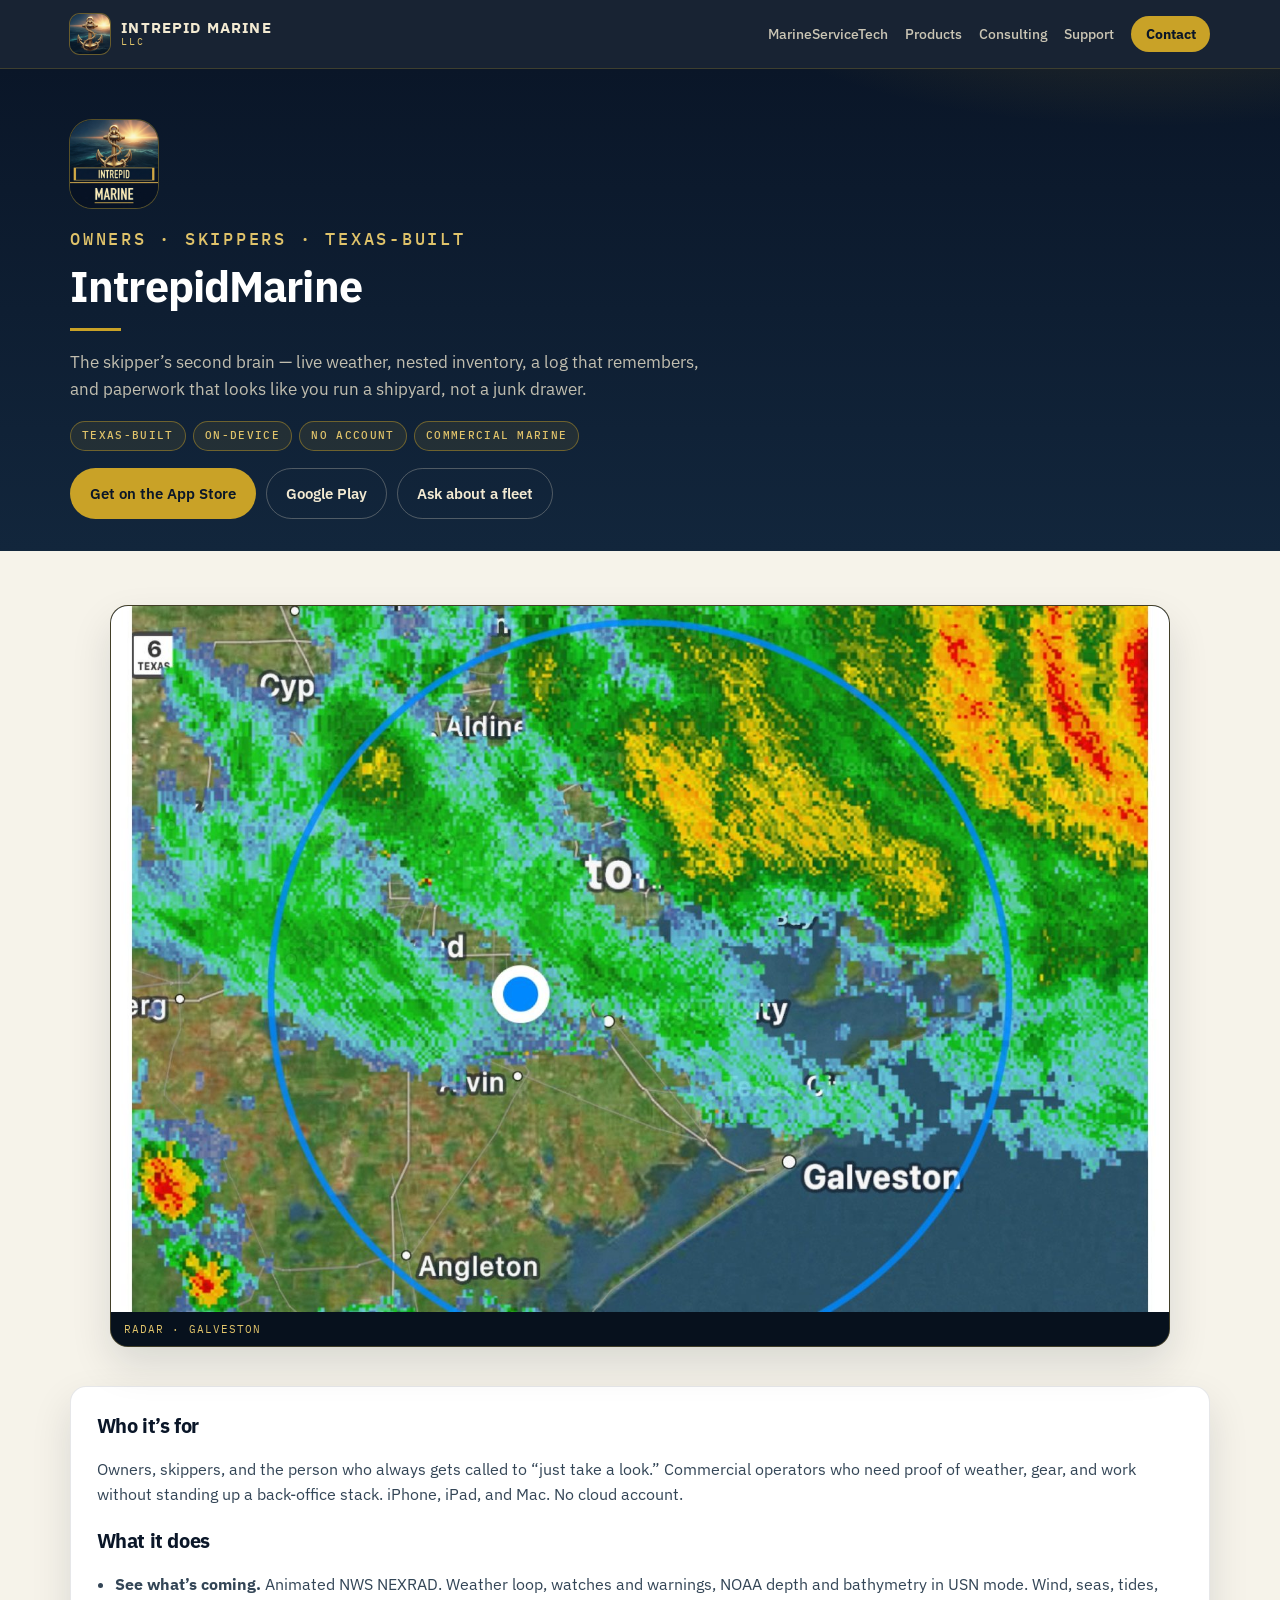
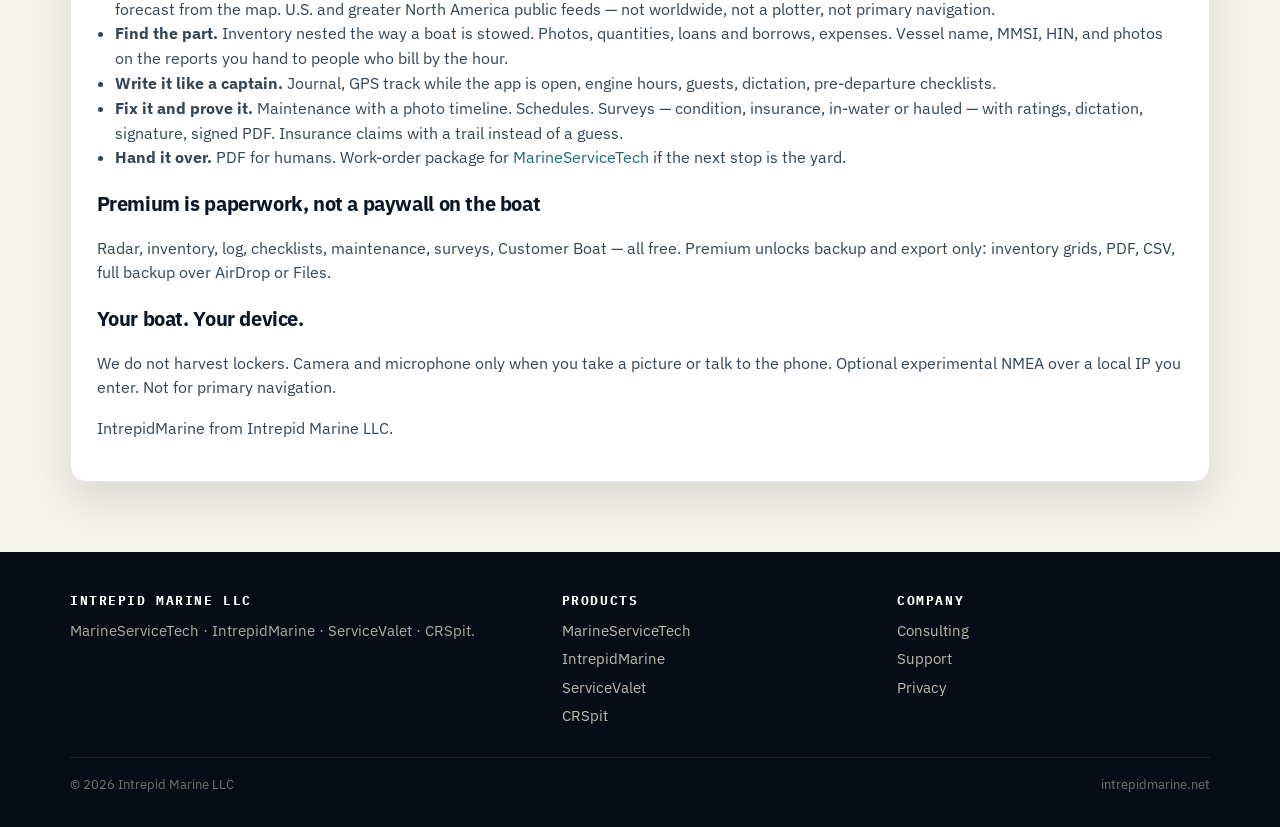
<file: intrepid-marine.html>
<!DOCTYPE html>
<html lang="en">
<head>
  <meta charset="utf-8" />
  <meta name="viewport" content="width=device-width, initial-scale=1" />
  <title>IntrepidMarine — Intrepid Marine LLC</title>
  <meta name="description" content="IntrepidMarine from Intrepid Marine LLC: radar, logbook, inventory, maintenance, and surveys. Texas-built. On-device. No account required." />
  <meta name="theme-color" content="#0a1628" />
  <link rel="canonical" href="https://intrepidmarine.net/intrepid-marine.html" />
  <meta property="og:type" content="website" />
  <meta property="og:site_name" content="Intrepid Marine LLC" />
  <meta property="og:title" content="IntrepidMarine — radar, log, inventory" />
  <meta property="og:description" content="The skipper’s second brain. Texas-built. On-device. Premium is paperwork, not a lock on the boat." />
  <meta property="og:url" content="https://intrepidmarine.net/intrepid-marine.html" />
  <meta property="og:image" content="https://intrepidmarine.net/assets/brand/intrepid-marine.jpg" />
  <meta name="twitter:card" content="summary_large_image" />
  <link rel="stylesheet" href="css/site.css" />
  <link rel="icon" href="assets/favicon.svg" type="image/svg+xml" />
  <link rel="apple-touch-icon" href="assets/brand/intrepid-marine.jpg" />
</head>
<body>
  <header class="site-header">
    <div class="wrap nav">
      <a class="brand" href="index.html">
        <img class="brand-mark" src="assets/brand/intrepid-marine-icon.png" alt="" />
        <span class="brand-text">
          <span class="brand-name">Intrepid Marine</span>
          <span class="brand-llc">LLC</span>
        </span>
      </a>
      <button class="nav-toggle" type="button" aria-expanded="false" aria-label="Open menu">☰</button>
      <nav class="nav-links" aria-label="Primary">
        <a href="marine-service-tech.html">MarineServiceTech</a>
        <a href="products.html">Products</a>
        <a href="consulting.html">Consulting</a>
        <a href="support.html">Support</a>
        <a class="nav-cta" href="mailto:info@intrepidmarine.net">Contact</a>
      </nav>
    </div>
  </header>

  <section class="page-hero">
    <div class="wrap">
      <img class="page-icon" src="assets/brand/intrepid-marine.png" alt="IntrepidMarine" />
      <p class="kicker">Owners · Skippers · Texas-built</p>
      <h1>IntrepidMarine</h1>
      <hr class="gold-rule" />
      <p>
        The skipper’s second brain — live weather, nested inventory, a log that remembers,
        and paperwork that looks like you run a shipyard, not a junk drawer.
      </p>
      <div class="badge-row">
        <span class="badge">Texas-built</span>
        <span class="badge">On-device</span>
        <span class="badge">No account</span>
        <span class="badge">Commercial marine</span>
      </div>
      <div class="page-actions store-row">
        <a class="btn btn-primary" href="https://apps.apple.com/us/app/intrepidmarine/id6782177374">Get on the App Store</a>
        <a class="btn btn-ghost" href="https://play.google.com/store/search?q=Intrepid%20Marine&amp;c=apps">Google Play</a>
        <a class="btn btn-ghost" href="mailto:info@intrepidmarine.net?subject=Intrepid%20Marine">Ask about a fleet</a>
      </div>
    </div>
  </section>

  <main class="wrap" style="padding:2.4rem 0 3.2rem;">
    <div class="shot-rail" style="margin-bottom:1.4rem;">
      <figure class="shot-frame wide" data-filename="mariner-radar.jpg">
        <img data-shot src="assets/screenshots/mariner-radar.jpg" alt="IntrepidMarine radar" />
        <figcaption>Radar · Galveston</figcaption>
      </figure>
    </div>
    <article class="content-card">
      <h2>Who it’s for</h2>
      <p>
        Owners, skippers, and the person who always gets called to “just take a look.”
        Commercial operators who need proof of weather, gear, and work without standing
        up a back-office stack. iPhone, iPad, and Mac. No cloud account.
      </p>
      <h2>What it does</h2>
      <ul>
        <li><strong>See what’s coming.</strong> Animated NWS NEXRAD. Weather loop, watches and warnings, NOAA depth and bathymetry in USN mode. Wind, seas, tides, forecast from the map. U.S. and greater North America public feeds — not worldwide, not a plotter, not primary navigation.</li>
        <li><strong>Find the part.</strong> Inventory nested the way a boat is stowed. Photos, quantities, loans and borrows, expenses. Vessel name, MMSI, HIN, and photos on the reports you hand to people who bill by the hour.</li>
        <li><strong>Write it like a captain.</strong> Journal, GPS track while the app is open, engine hours, guests, dictation, pre-departure checklists.</li>
        <li><strong>Fix it and prove it.</strong> Maintenance with a photo timeline. Schedules. Surveys — condition, insurance, in-water or hauled — with ratings, dictation, signature, signed PDF. Insurance claims with a trail instead of a guess.</li>
        <li><strong>Hand it over.</strong> PDF for humans. Work-order package for <a href="marine-service-tech.html">MarineServiceTech</a> if the next stop is the yard.</li>
      </ul>
      <h2>Premium is paperwork, not a paywall on the boat</h2>
      <p>
        Radar, inventory, log, checklists, maintenance, surveys, Customer Boat — all free.
        Premium unlocks backup and export only: inventory grids, PDF, CSV, full backup over AirDrop or Files.
      </p>
      <h2>Your boat. Your device.</h2>
      <p>
        We do not harvest lockers. Camera and microphone only when you take a picture or talk to the phone.
        Optional experimental NMEA over a local IP you enter. Not for primary navigation.
      </p>
      <p class="muted">IntrepidMarine from Intrepid Marine LLC.</p>
    </article>
  </main>

  <footer class="site-footer">
    <div class="wrap footer-grid">
      <div>
        <h3>Intrepid Marine LLC</h3>
        <p style="margin:0;">MarineServiceTech · IntrepidMarine · ServiceValet · CRSpit.</p>
      </div>
      <div>
        <h3>Products</h3>
        <ul>
          <li><a href="marine-service-tech.html">MarineServiceTech</a></li>
          <li><a href="intrepid-marine.html">IntrepidMarine</a></li>
          <li><a href="service-valet.html">ServiceValet</a></li>
          <li><a href="crs.html">CRSpit</a></li>
        </ul>
      </div>
      <div>
        <h3>Company</h3>
        <ul>
          <li><a href="consulting.html">Consulting</a></li>
          <li><a href="support.html">Support</a></li>
          <li><a href="privacy.html">Privacy</a></li>
        </ul>
      </div>
    </div>
    <div class="wrap footer-bottom">
      <span>© <span id="y"></span> Intrepid Marine LLC</span>
      <span>intrepidmarine.net</span>
    </div>
  </footer>
  <script src="js/site.js"></script>
</body>
</html>
</file>
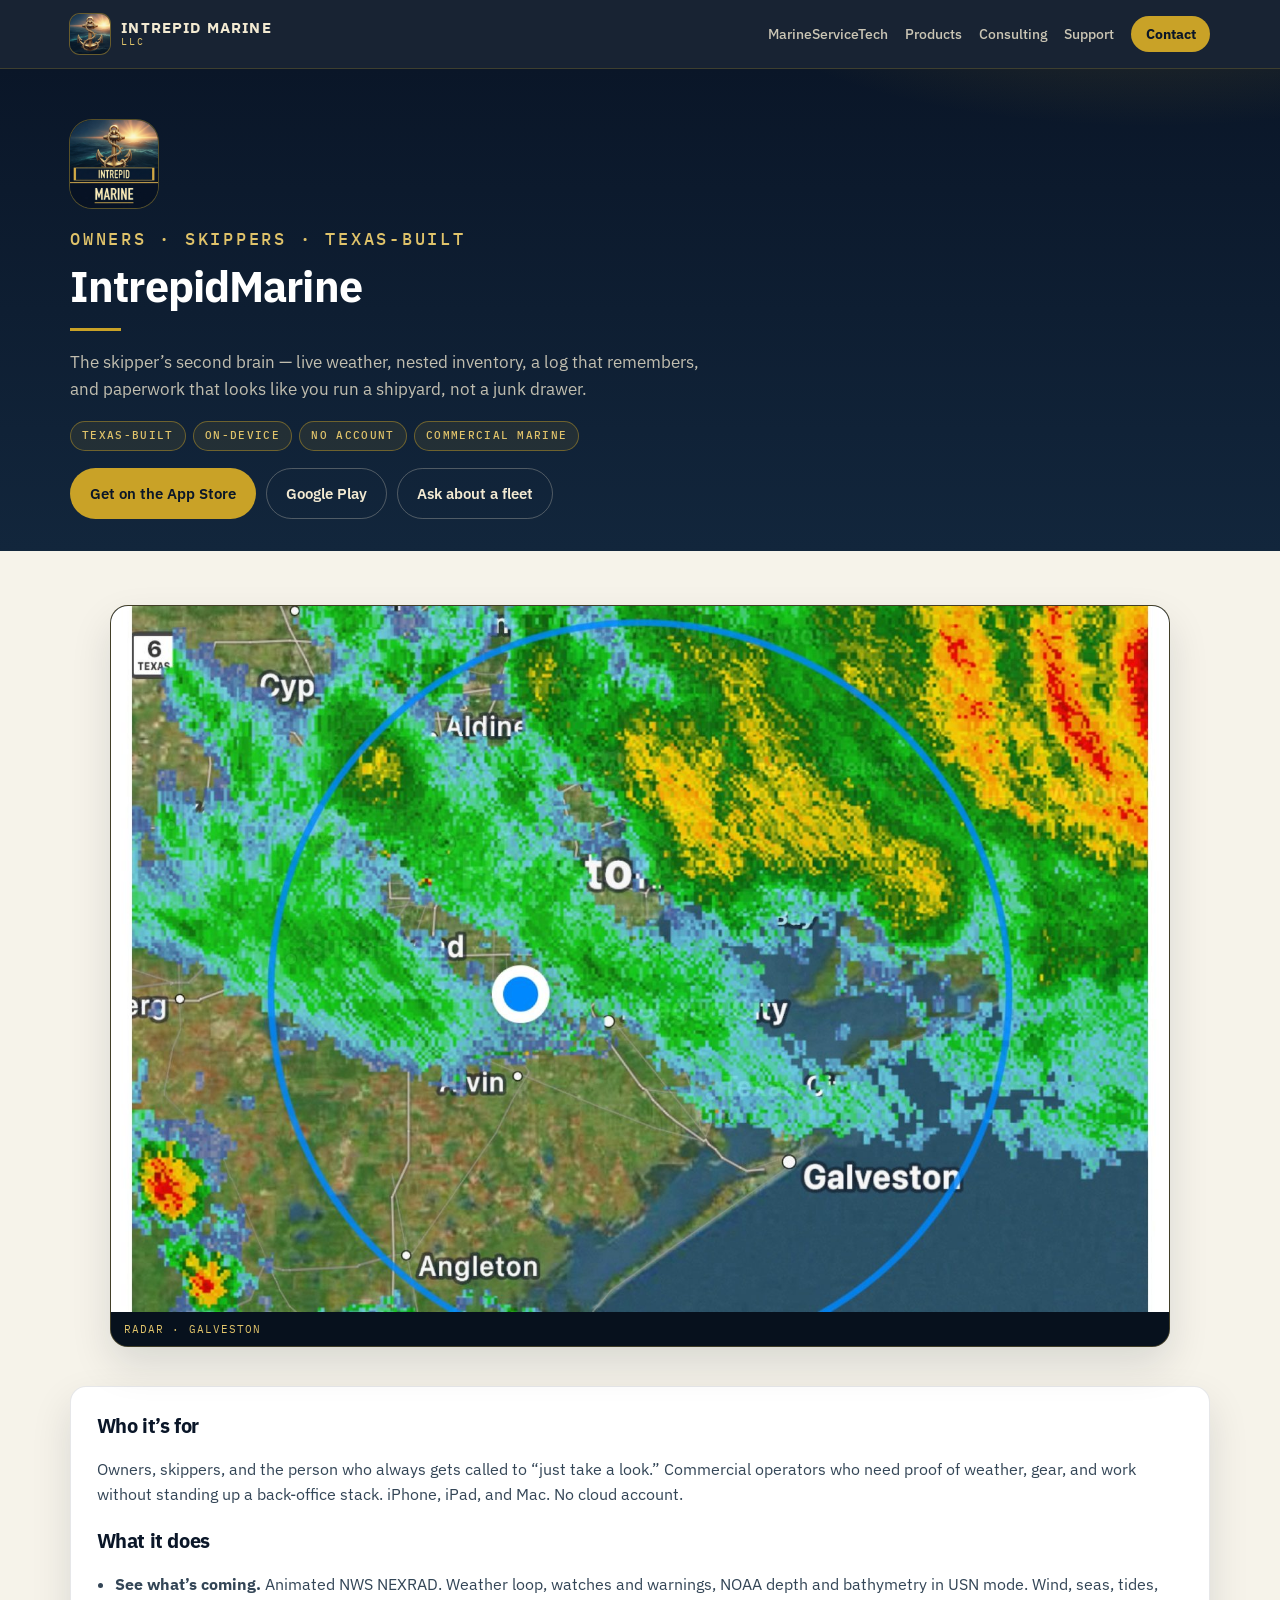
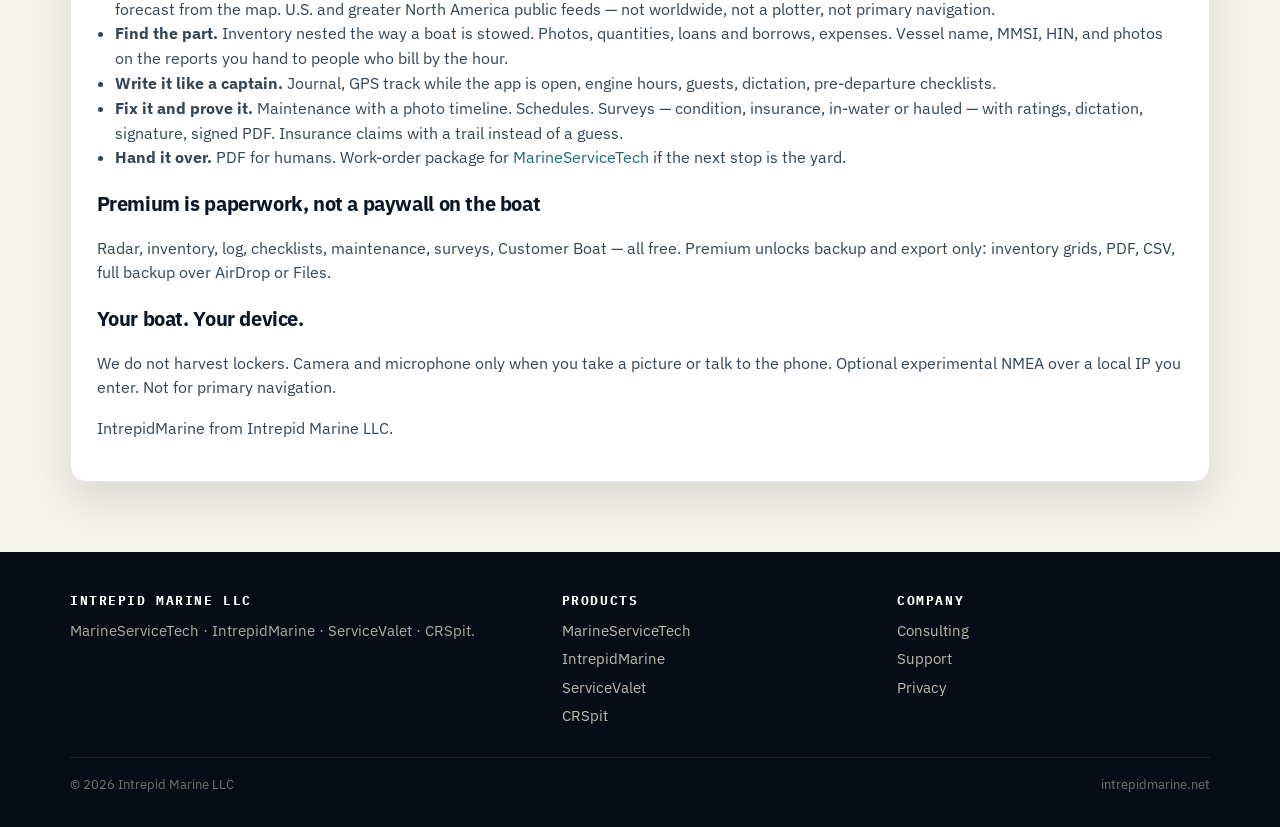
<file: intrepid-mariner.html>
<!DOCTYPE html>
<html lang="en">
<head>
  <meta charset="utf-8" />
  <meta http-equiv="refresh" content="0; url=intrepid-marine.html" />
  <link rel="canonical" href="https://intrepidmarine.net/intrepid-marine.html" />
  <title>IntrepidMarine</title>
  <meta name="robots" content="noindex" />
  <script>location.replace("intrepid-marine.html");</script>
</head>
<body>
  <p><a href="intrepid-marine.html">IntrepidMarine</a></p>
</body>
</html>
</file>
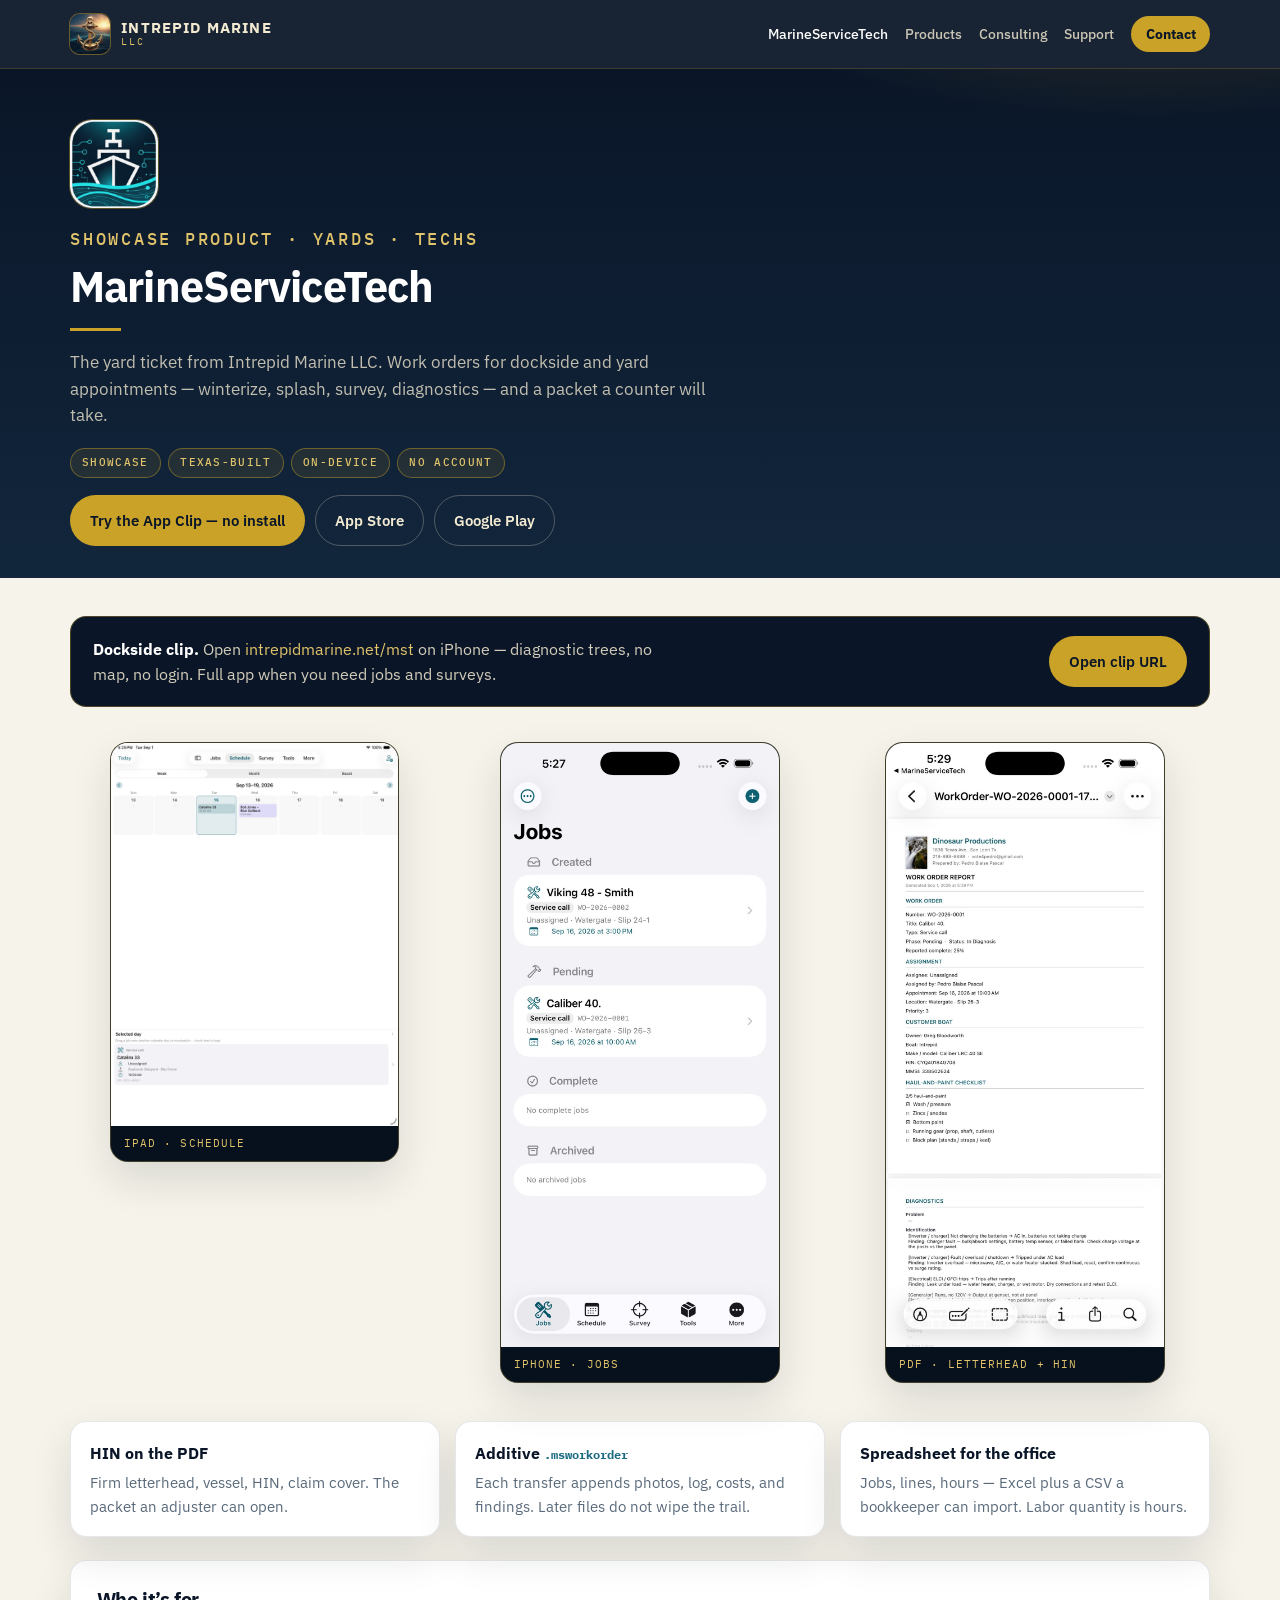
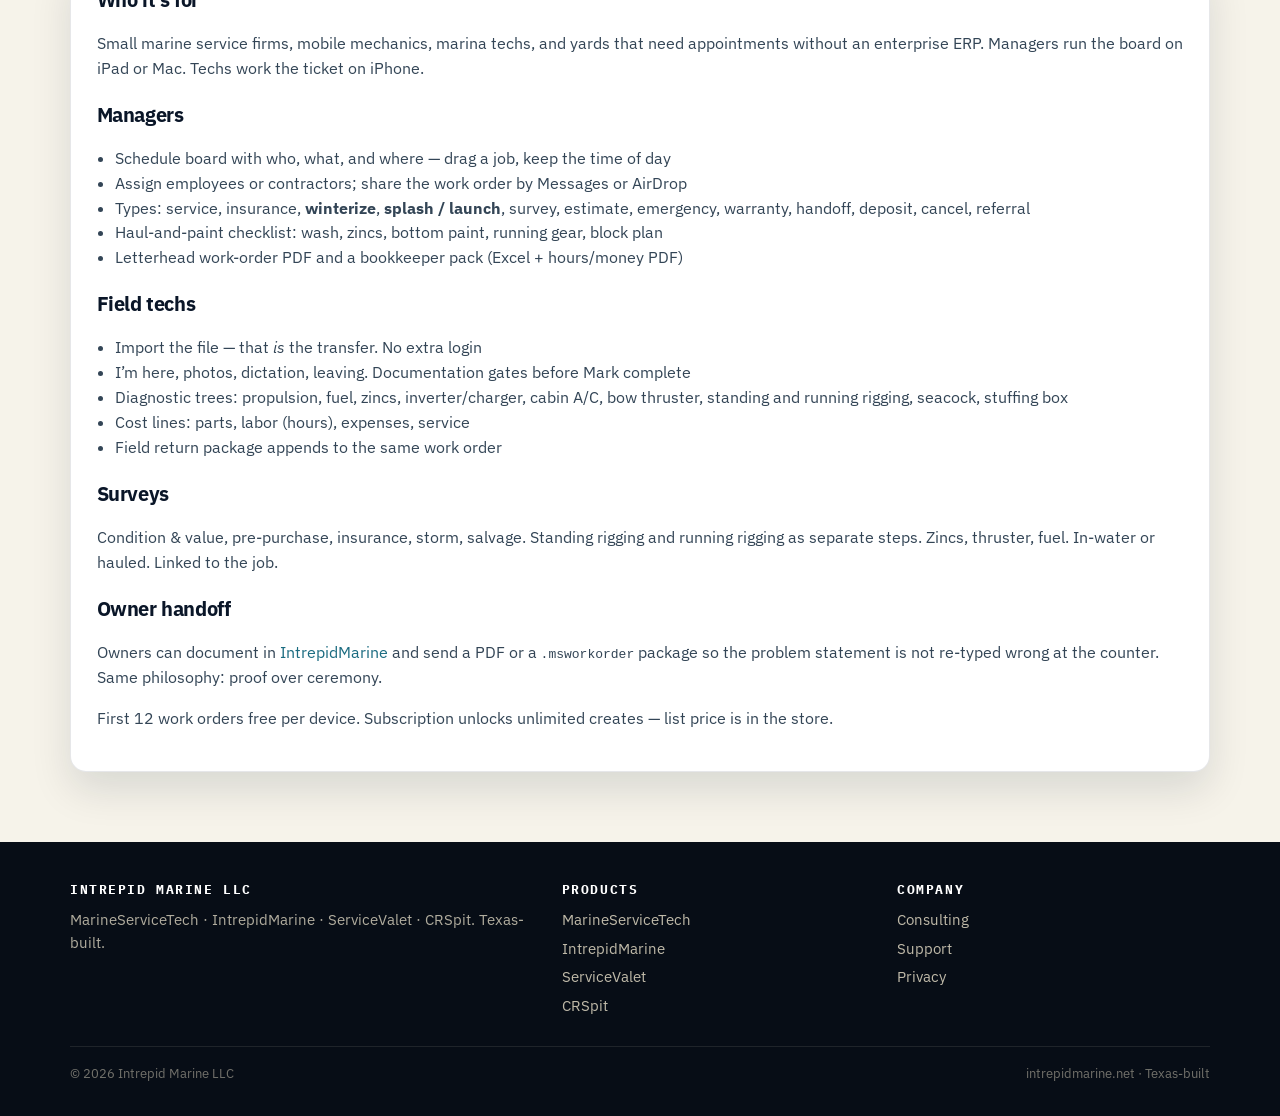
<file: marine-service-tech.html>
<!DOCTYPE html>
<html lang="en">
<head>
  <meta charset="utf-8" />
  <meta name="viewport" content="width=device-width, initial-scale=1" />
  <title>MarineServiceTech — Intrepid Marine LLC</title>
  <meta name="description" content="Showcase product from Intrepid Marine LLC. Yard and dockside work orders: winterize, splash, surveys, diagnostic trees, letterhead PDF. App Clip at intrepidmarine.net/mst." />
  <meta name="theme-color" content="#0a1628" />
  <link rel="canonical" href="https://intrepidmarine.net/marine-service-tech.html" />
  <meta property="og:type" content="website" />
  <meta property="og:site_name" content="Intrepid Marine LLC" />
  <meta property="og:title" content="MarineServiceTech — the work order that survives the dock" />
  <meta property="og:description" content="Showcase product. Dockside diagnostics, winterize and splash tickets, letterhead PDFs, spreadsheet for the bookkeeper. No account required." />
  <meta property="og:url" content="https://intrepidmarine.net/marine-service-tech.html" />
  <meta property="og:image" content="https://intrepidmarine.net/assets/brand/marine-service-tech.png" />
  <meta name="twitter:card" content="summary_large_image" />
  <link rel="stylesheet" href="css/site.css" />
  <link rel="icon" href="assets/favicon.svg" type="image/svg+xml" />
  <link rel="apple-touch-icon" href="assets/brand/marine-service-tech.png" />
</head>
<body>
  <header class="site-header">
    <div class="wrap nav">
      <a class="brand" href="index.html">
        <img class="brand-mark" src="assets/brand/intrepid-marine-icon.png" alt="" />
        <span class="brand-text">
          <span class="brand-name">Intrepid Marine</span>
          <span class="brand-llc">LLC</span>
        </span>
      </a>
      <button class="nav-toggle" type="button" aria-expanded="false" aria-label="Open menu">☰</button>
      <nav class="nav-links" aria-label="Primary">
        <a href="marine-service-tech.html" aria-current="page">MarineServiceTech</a>
        <a href="products.html">Products</a>
        <a href="consulting.html">Consulting</a>
        <a href="support.html">Support</a>
        <a class="nav-cta" href="mailto:info@intrepidmarine.net">Contact</a>
      </nav>
    </div>
  </header>

  <section class="page-hero">
    <div class="wrap">
      <img class="page-icon" src="assets/brand/marine-service-tech.png" alt="MarineServiceTech" />
      <p class="kicker">Showcase product · Yards · Techs</p>
      <h1>MarineServiceTech</h1>
      <hr class="gold-rule" />
      <p>
        The yard ticket from Intrepid Marine LLC. Work orders for dockside and yard appointments —
        winterize, splash, survey, diagnostics — and a packet a counter will take.
      </p>
      <div class="badge-row">
        <span class="badge">Showcase</span>
        <span class="badge">Texas-built</span>
        <span class="badge">On-device</span>
        <span class="badge">No account</span>
      </div>
      <div class="store-row">
        <a class="btn btn-primary" href="mst/">Try the App Clip — no install</a>
        <a class="btn btn-ghost" href="https://apps.apple.com/search?term=MarineServiceTech">App Store</a>
        <a class="btn btn-ghost" href="https://play.google.com/store/search?q=Marine%20Service%20Tech&amp;c=apps">Google Play</a>
      </div>
    </div>
  </section>

  <main class="wrap" style="padding:2.4rem 0 3.2rem;">
    <div class="clip-banner">
      <p>
        <strong>Dockside clip.</strong> Open
        <a href="mst/" style="color:var(--gold-2);">intrepidmarine.net/mst</a>
        on iPhone — diagnostic trees, no map, no login. Full app when you need jobs and surveys.
      </p>
      <a class="btn btn-primary" href="mst/">Open clip URL</a>
    </div>

    <div class="shot-rail" style="margin-bottom:1.4rem;">
      <figure class="shot-frame tablet" data-filename="mst-schedule.jpg">
        <img data-shot src="assets/screenshots/mst-schedule.jpg" width="1400" height="1866" alt="Schedule board on iPad" />
        <figcaption>iPad · schedule</figcaption>
      </figure>
      <figure class="shot-frame phone" data-filename="mst-jobs.jpg">
        <img data-shot src="assets/screenshots/mst-jobs.jpg" width="990" height="2151" alt="Jobs queue on iPhone" />
        <figcaption>iPhone · jobs</figcaption>
      </figure>
      <figure class="shot-frame phone" data-filename="mst-workorder-pdf.jpg">
        <img data-shot src="assets/screenshots/mst-workorder-pdf.jpg" width="990" height="2151" alt="Work-order PDF with firm letterhead" />
        <figcaption>PDF · letterhead + HIN</figcaption>
      </figure>
    </div>

    <div class="proof-strip" style="margin-bottom:1.4rem;">
      <article class="proof">
        <strong>HIN on the PDF</strong>
        <p>Firm letterhead, vessel, HIN, claim cover. The packet an adjuster can open.</p>
      </article>
      <article class="proof">
        <strong>Additive <span class="proof-code">.msworkorder</span></strong>
        <p>Each transfer appends photos, log, costs, and findings. Later files do not wipe the trail.</p>
      </article>
      <article class="proof">
        <strong>Spreadsheet for the office</strong>
        <p>Jobs, lines, hours — Excel plus a CSV a bookkeeper can import. Labor quantity is hours.</p>
      </article>
    </div>

    <article class="content-card">
      <h2>Who it’s for</h2>
      <p>
        Small marine service firms, mobile mechanics, marina techs, and yards that need
        appointments without an enterprise ERP. Managers run the board on iPad or Mac.
        Techs work the ticket on iPhone.
      </p>
      <h2>Managers</h2>
      <ul>
        <li>Schedule board with who, what, and where — drag a job, keep the time of day</li>
        <li>Assign employees or contractors; share the work order by Messages or AirDrop</li>
        <li>Types: service, insurance, <strong>winterize</strong>, <strong>splash / launch</strong>, survey, estimate, emergency, warranty, handoff, deposit, cancel, referral</li>
        <li>Haul-and-paint checklist: wash, zincs, bottom paint, running gear, block plan</li>
        <li>Letterhead work-order PDF and a bookkeeper pack (Excel + hours/money PDF)</li>
      </ul>
      <h2>Field techs</h2>
      <ul>
        <li>Import the file — that <em>is</em> the transfer. No extra login</li>
        <li>I’m here, photos, dictation, leaving. Documentation gates before Mark complete</li>
        <li>Diagnostic trees: propulsion, fuel, zincs, inverter/charger, cabin A/C, bow thruster, standing and running rigging, seacock, stuffing box</li>
        <li>Cost lines: parts, labor (hours), expenses, service</li>
        <li>Field return package appends to the same work order</li>
      </ul>
      <h2>Surveys</h2>
      <p>
        Condition &amp; value, pre-purchase, insurance, storm, salvage. Standing rigging and running
        rigging as separate steps. Zincs, thruster, fuel. In-water or hauled. Linked to the job.
      </p>
      <h2>Owner handoff</h2>
      <p>
        Owners can document in <a href="intrepid-marine.html">IntrepidMarine</a> and send a PDF
        or a <code>.msworkorder</code> package so the problem statement is not re-typed wrong
        at the counter. Same philosophy: proof over ceremony.
      </p>
      <p class="muted">First 12 work orders free per device. Subscription unlocks unlimited creates — list price is in the store.</p>
    </article>
  </main>

  <footer class="site-footer">
    <div class="wrap footer-grid">
      <div>
        <h3>Intrepid Marine LLC</h3>
        <p style="margin:0;">MarineServiceTech · IntrepidMarine · ServiceValet · CRSpit. Texas-built.</p>
      </div>
      <div>
        <h3>Products</h3>
        <ul>
          <li><a href="marine-service-tech.html">MarineServiceTech</a></li>
          <li><a href="intrepid-marine.html">IntrepidMarine</a></li>
          <li><a href="service-valet.html">ServiceValet</a></li>
          <li><a href="crs.html">CRSpit</a></li>
        </ul>
      </div>
      <div>
        <h3>Company</h3>
        <ul>
          <li><a href="consulting.html">Consulting</a></li>
          <li><a href="support.html">Support</a></li>
          <li><a href="privacy.html">Privacy</a></li>
        </ul>
      </div>
    </div>
    <div class="wrap footer-bottom">
      <span>© <span id="y"></span> Intrepid Marine LLC</span>
      <span>intrepidmarine.net · Texas-built</span>
    </div>
  </footer>
  <script src="js/site.js"></script>
</body>
</html>
</file>
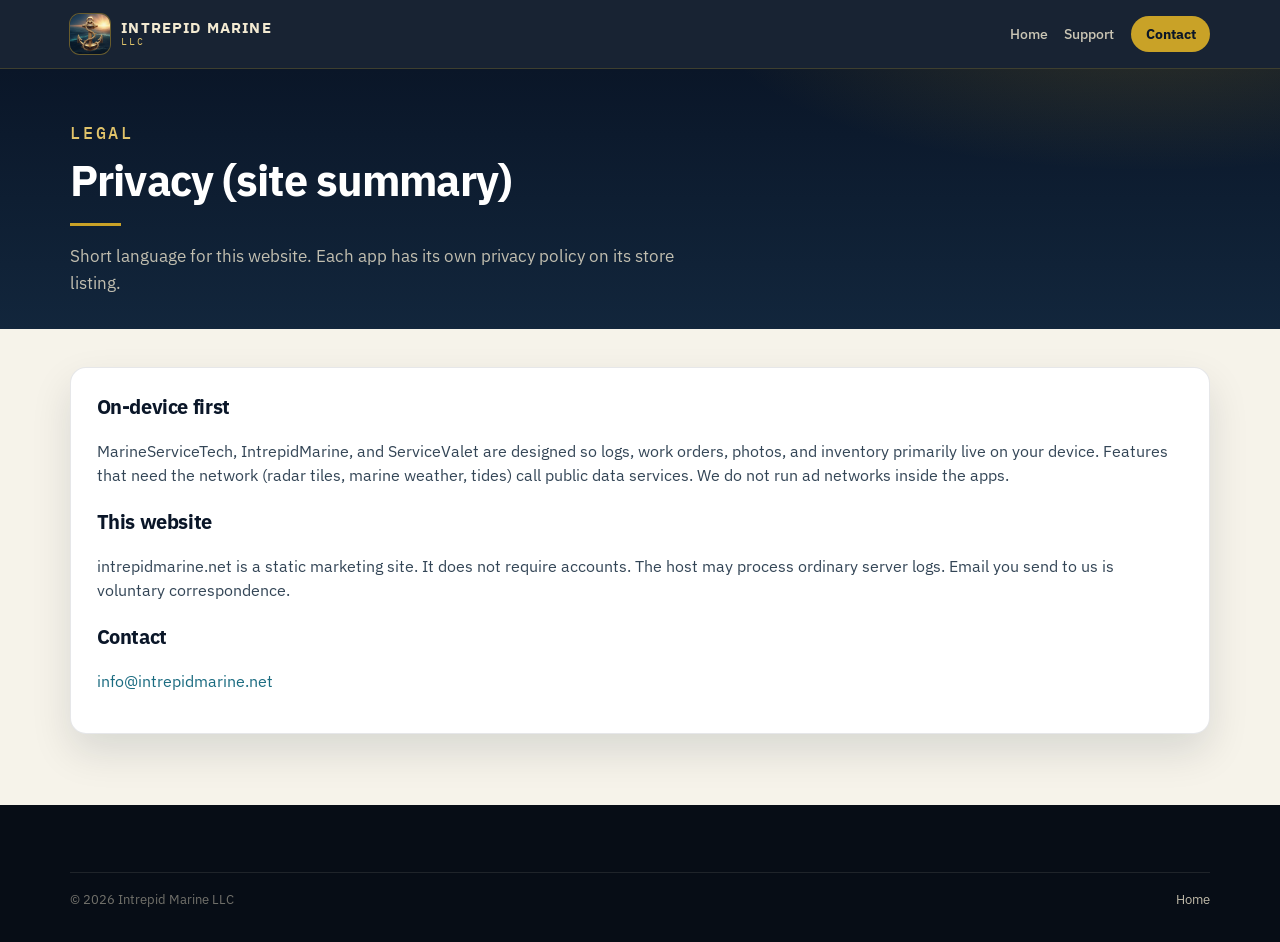
<file: privacy.html>
<!DOCTYPE html>
<html lang="en">
<head>
  <meta charset="utf-8" />
  <meta name="viewport" content="width=device-width, initial-scale=1" />
  <title>Privacy — Intrepid Marine LLC</title>
  <meta name="description" content="Privacy summary for the Intrepid Marine LLC website and products." />
  <meta name="theme-color" content="#0a1628" />
  <link rel="stylesheet" href="css/site.css" />
  <link rel="canonical" href="https://intrepidmarine.net/privacy.html" />
  <meta property="og:type" content="website" />
  <meta property="og:site_name" content="Intrepid Marine LLC" />
  <meta property="og:title" content="Privacy — Intrepid Marine LLC" />
  <meta property="og:description" content="On-device first. We do not harvest lockers or sell customer lists." />
  <meta property="og:url" content="https://intrepidmarine.net/privacy.html" />
  <meta property="og:image" content="https://intrepidmarine.net/assets/brand/intrepid-marine.jpg" />
  <meta name="twitter:card" content="summary_large_image" />
  <link rel="icon" href="assets/favicon.svg" type="image/svg+xml" />
  <link rel="apple-touch-icon" href="assets/brand/intrepid-marine.jpg" />
</head>
<body>
  <header class="site-header">
    <div class="wrap nav">
      <a class="brand" href="index.html">
        <img class="brand-mark" src="assets/brand/intrepid-marine-icon.png" alt="" />
        <span class="brand-text">
          <span class="brand-name">Intrepid Marine</span>
          <span class="brand-llc">LLC</span>
        </span>
      </a>
      <button class="nav-toggle" type="button" aria-expanded="false" aria-label="Open menu">☰</button>
      <nav class="nav-links">
        <a href="index.html">Home</a>
        <a href="support.html">Support</a>
        <a class="nav-cta" href="mailto:info@intrepidmarine.net">Contact</a>
      </nav>
    </div>
  </header>

  <section class="page-hero">
    <div class="wrap">
      <p class="kicker">Legal</p>
      <h1>Privacy (site summary)</h1>
      <hr class="gold-rule" />
      <p>Short language for this website. Each app has its own privacy policy on its store listing.</p>
    </div>
  </section>

  <main class="wrap" style="padding:2.4rem 0 3.2rem;">
    <article class="content-card">
      <h2>On-device first</h2>
      <p>
        MarineServiceTech, IntrepidMarine, and ServiceValet are designed so logs, work
        orders, photos, and inventory primarily live on your device. Features that need the
        network (radar tiles, marine weather, tides) call public data services.
        We do not run ad networks inside the apps.
      </p>
      <h2>This website</h2>
      <p>
        intrepidmarine.net is a static marketing site. It does not require accounts.
        The host may process ordinary server logs. Email you send to us is voluntary correspondence.
      </p>
      <h2>Contact</h2>
      <p><a href="mailto:info@intrepidmarine.net">info@intrepidmarine.net</a></p>
    </article>
  </main>

  <footer class="site-footer">
    <div class="wrap footer-bottom">
      <span>© <span id="y"></span> Intrepid Marine LLC</span>
      <a href="index.html">Home</a>
    </div>
  </footer>
  <script src="js/site.js"></script>
</body>
</html>
</file>
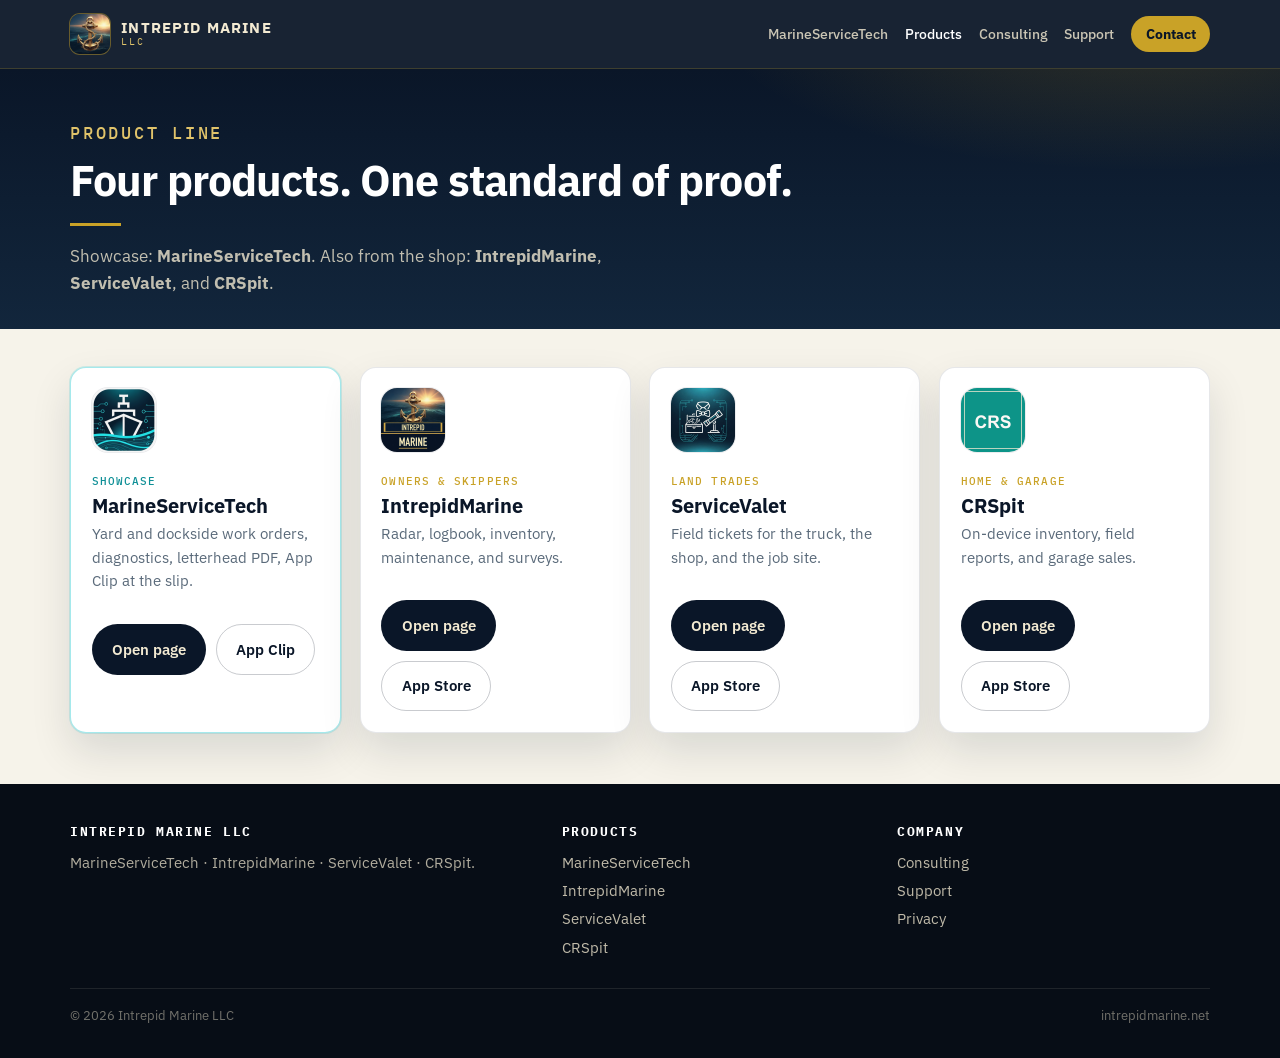
<file: products.html>
<!DOCTYPE html>
<html lang="en">
<head>
  <meta charset="utf-8" />
  <meta name="viewport" content="width=device-width, initial-scale=1" />
  <title>Products — Intrepid Marine LLC</title>
  <meta name="description" content="MarineServiceTech, IntrepidMarine, ServiceValet, and CRSpit — Texas-built software from Intrepid Marine LLC. Showcase: MarineServiceTech." />
  <meta name="theme-color" content="#0a1628" />
  <link rel="canonical" href="https://intrepidmarine.net/products.html" />
  <meta property="og:type" content="website" />
  <meta property="og:site_name" content="Intrepid Marine LLC" />
  <meta property="og:title" content="Products — Intrepid Marine LLC" />
  <meta property="og:description" content="Showcase: MarineServiceTech. Also IntrepidMarine, ServiceValet, CRSpit." />
  <meta property="og:url" content="https://intrepidmarine.net/products.html" />
  <meta property="og:image" content="https://intrepidmarine.net/assets/brand/marine-service-tech.png" />
  <meta name="twitter:card" content="summary_large_image" />
  <link rel="stylesheet" href="css/site.css" />
  <link rel="icon" href="assets/favicon.svg" type="image/svg+xml" />
  <link rel="apple-touch-icon" href="assets/brand/intrepid-marine.jpg" />
</head>
<body>
  <header class="site-header">
    <div class="wrap nav">
      <a class="brand" href="index.html">
        <img class="brand-mark" src="assets/brand/intrepid-marine-icon.png" alt="" />
        <span class="brand-text">
          <span class="brand-name">Intrepid Marine</span>
          <span class="brand-llc">LLC</span>
        </span>
      </a>
      <button class="nav-toggle" type="button" aria-expanded="false" aria-label="Open menu">☰</button>
      <nav class="nav-links" aria-label="Primary">
        <a href="marine-service-tech.html">MarineServiceTech</a>
        <a href="products.html" aria-current="page">Products</a>
        <a href="consulting.html">Consulting</a>
        <a href="support.html">Support</a>
        <a class="nav-cta" href="mailto:info@intrepidmarine.net">Contact</a>
      </nav>
    </div>
  </header>

  <section class="page-hero">
    <div class="wrap">
      <p class="kicker">Product line</p>
      <h1>Four products. One standard of proof.</h1>
      <hr class="gold-rule" />
      <p>
        Showcase: <strong>MarineServiceTech</strong>.
        Also from the shop:
        <strong>IntrepidMarine</strong>,
        <strong>ServiceValet</strong>, and
        <strong>CRSpit</strong>.
      </p>
    </div>
  </section>

  <main class="wrap" style="padding:2.4rem 0 3.2rem;">
    <div class="product-grid four">
      <article class="product featured">
        <div class="product-top">
          <img class="product-icon" src="assets/brand/marine-service-tech.png" alt="" />
          <div>
            <span class="tag">Showcase</span>
            <h3>MarineServiceTech</h3>
            <p>Yard and dockside work orders, diagnostics, letterhead PDF, App Clip at the slip.</p>
          </div>
        </div>
        <div class="product-body">
          <div class="product-actions store-row">
            <a class="btn btn-navy" href="marine-service-tech.html">Open page</a>
            <a class="btn btn-line" href="mst/">App Clip</a>
          </div>
        </div>
      </article>
      <article class="product">
        <div class="product-top">
          <img class="product-icon" src="assets/brand/intrepid-marine.png" alt="" />
          <div>
            <span class="tag">Owners &amp; skippers</span>
            <h3>IntrepidMarine</h3>
            <p>Radar, logbook, inventory, maintenance, and surveys.</p>
          </div>
        </div>
        <div class="product-body">
          <div class="product-actions store-row">
            <a class="btn btn-navy" href="intrepid-marine.html">Open page</a>
            <a class="btn btn-line" href="https://apps.apple.com/us/app/intrepidmarine/id6782177374">App Store</a>
          </div>
        </div>
      </article>
      <article class="product">
        <div class="product-top">
          <img class="product-icon" src="assets/brand/service-valet.png" alt="" />
          <div>
            <span class="tag">Land trades</span>
            <h3>ServiceValet</h3>
            <p>Field tickets for the truck, the shop, and the job site.</p>
          </div>
        </div>
        <div class="product-body">
          <div class="product-actions store-row">
            <a class="btn btn-navy" href="service-valet.html">Open page</a>
            <a class="btn btn-line" href="https://apps.apple.com/us/app/servicevalet/id6800982819">App Store</a>
          </div>
        </div>
      </article>
      <article class="product">
        <div class="product-top">
          <img class="product-icon" src="assets/brand/crs.png" alt="" />
          <div>
            <span class="tag">Home &amp; garage</span>
            <h3>CRSpit</h3>
            <p>On-device inventory, field reports, and garage sales.</p>
          </div>
        </div>
        <div class="product-body">
          <div class="product-actions store-row">
            <a class="btn btn-navy" href="crs.html">Open page</a>
            <a class="btn btn-line" href="https://apps.apple.com/us/app/crspit/id6782400596">App Store</a>
          </div>
        </div>
      </article>
    </div>
  </main>

  <footer class="site-footer">
    <div class="wrap footer-grid">
      <div>
        <h3>Intrepid Marine LLC</h3>
        <p style="margin:0;">MarineServiceTech · IntrepidMarine · ServiceValet · CRSpit.</p>
      </div>
      <div>
        <h3>Products</h3>
        <ul>
          <li><a href="marine-service-tech.html">MarineServiceTech</a></li>
          <li><a href="intrepid-marine.html">IntrepidMarine</a></li>
          <li><a href="service-valet.html">ServiceValet</a></li>
          <li><a href="crs.html">CRSpit</a></li>
        </ul>
      </div>
      <div>
        <h3>Company</h3>
        <ul>
          <li><a href="consulting.html">Consulting</a></li>
          <li><a href="support.html">Support</a></li>
          <li><a href="privacy.html">Privacy</a></li>
        </ul>
      </div>
    </div>
    <div class="wrap footer-bottom">
      <span>© <span id="y"></span> Intrepid Marine LLC</span>
      <span>intrepidmarine.net</span>
    </div>
  </footer>
  <script src="js/site.js"></script>
</body>
</html>
</file>
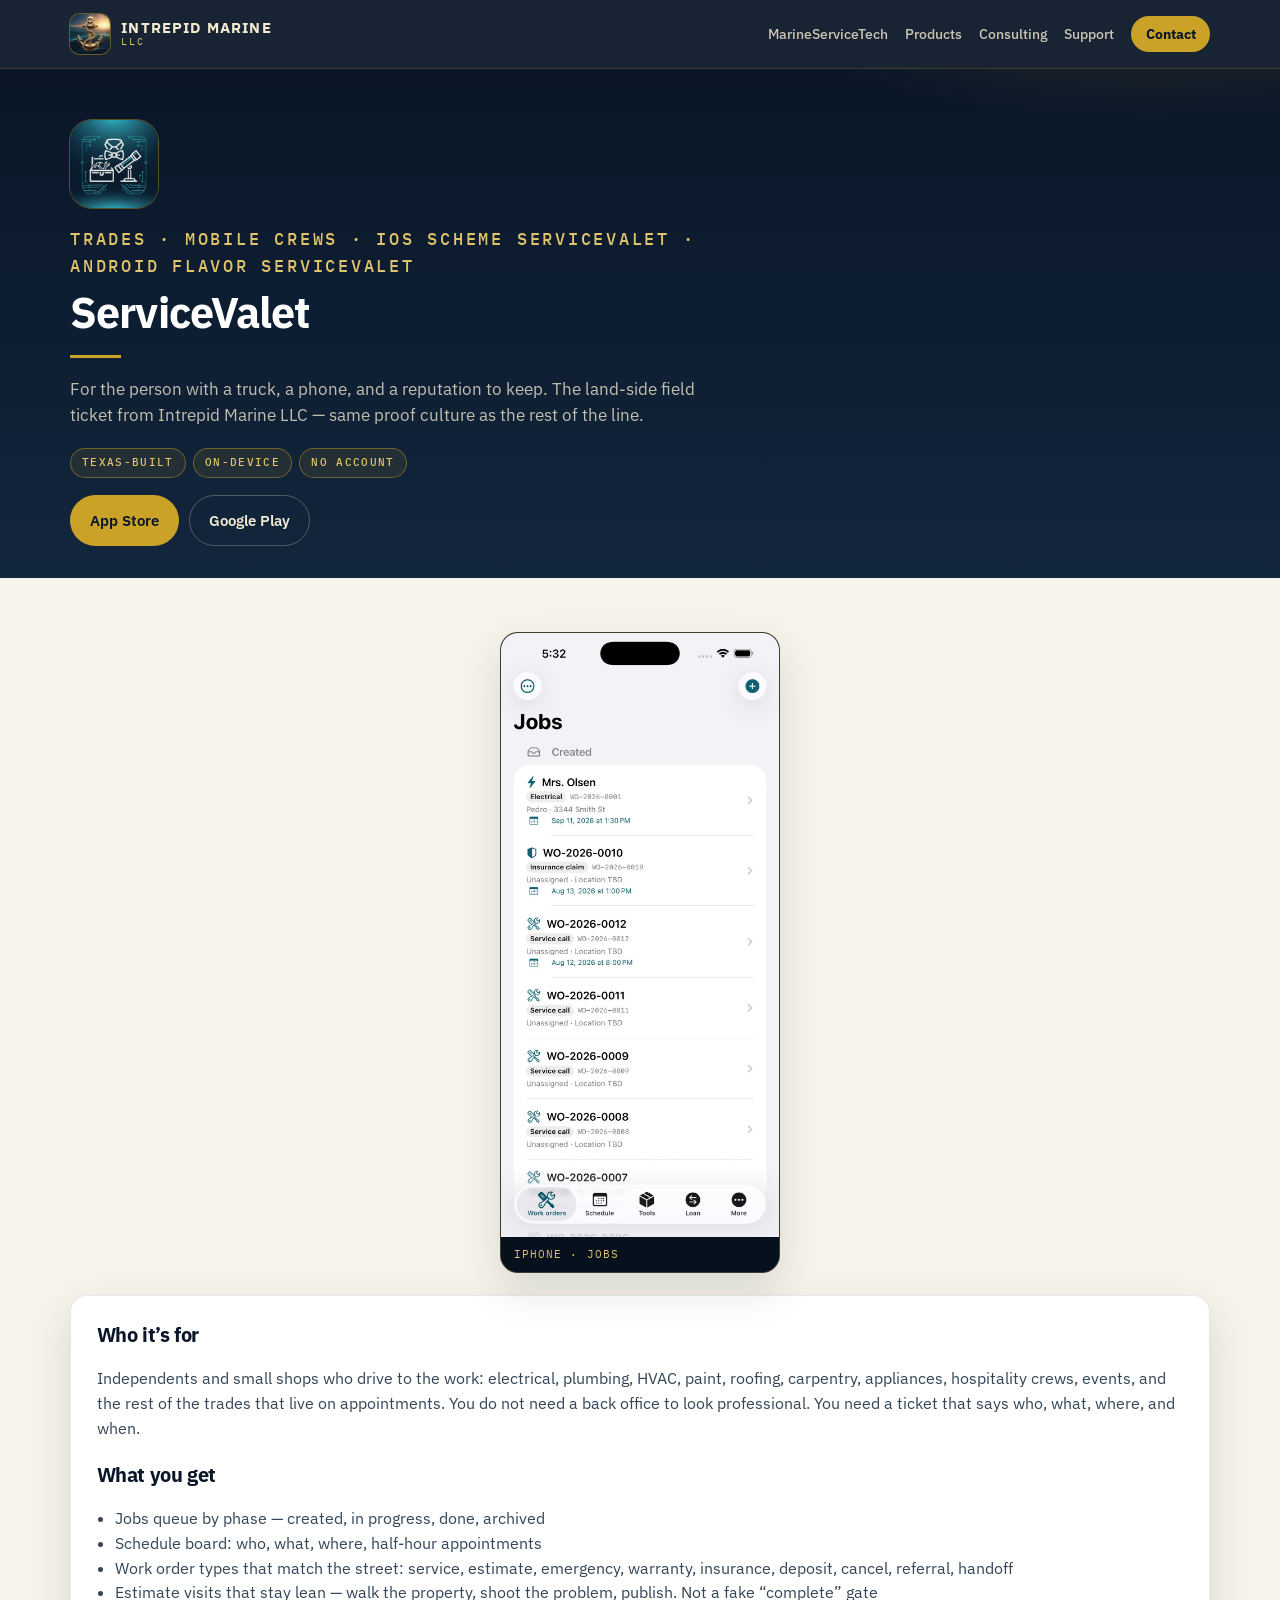
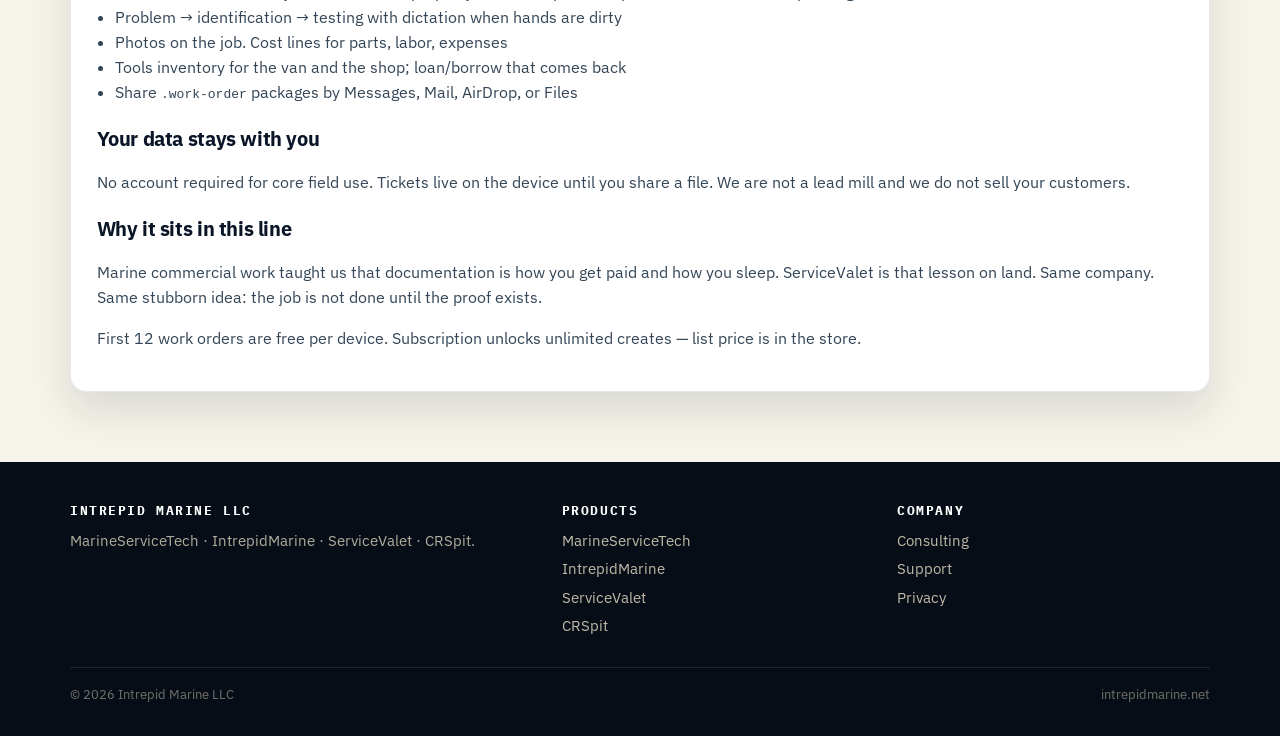
<file: service-valet.html>
<!DOCTYPE html>
<html lang="en">
<head>
  <meta charset="utf-8" />
  <meta name="viewport" content="width=device-width, initial-scale=1" />
  <title>ServiceValet — Intrepid Marine LLC</title>
  <meta name="description" content="ServiceValet is the field work-order app from Intrepid Marine LLC for trades and mobile crews. Same proof culture as MarineServiceTech — on land." />
  <meta name="theme-color" content="#0a1628" />
  <link rel="canonical" href="https://intrepidmarine.net/service-valet.html" />
  <meta property="og:type" content="website" />
  <meta property="og:site_name" content="Intrepid Marine LLC" />
  <meta property="og:title" content="ServiceValet — field tickets for the truck" />
  <meta property="og:description" content="Jobs, schedule, estimates, photos, parts and labor. No account required for core field use." />
  <meta property="og:url" content="https://intrepidmarine.net/service-valet.html" />
  <meta property="og:image" content="https://intrepidmarine.net/assets/brand/intrepid-marine.jpg" />
  <meta name="twitter:card" content="summary_large_image" />
  <link rel="stylesheet" href="css/site.css" />
  <link rel="icon" href="assets/favicon.svg" type="image/svg+xml" />
  <link rel="apple-touch-icon" href="assets/brand/intrepid-marine.jpg" />
</head>
<body>
  <header class="site-header">
    <div class="wrap nav">
      <a class="brand" href="index.html">
        <img class="brand-mark" src="assets/brand/intrepid-marine-icon.png" alt="" />
        <span class="brand-text">
          <span class="brand-name">Intrepid Marine</span>
          <span class="brand-llc">LLC</span>
        </span>
      </a>
      <button class="nav-toggle" type="button" aria-expanded="false" aria-label="Open menu">☰</button>
      <nav class="nav-links" aria-label="Primary">
        <a href="marine-service-tech.html">MarineServiceTech</a>
        <a href="products.html">Products</a>
        <a href="consulting.html">Consulting</a>
        <a href="support.html">Support</a>
        <a class="nav-cta" href="mailto:info@intrepidmarine.net">Contact</a>
      </nav>
    </div>
  </header>

  <section class="page-hero">
    <div class="wrap">
      <img class="page-icon" src="assets/brand/service-valet.png" alt="ServiceValet" />
      <p class="kicker">Trades · Mobile crews · iOS scheme ServiceValet · Android flavor serviceValet</p>
      <h1>ServiceValet</h1>
      <hr class="gold-rule" />
      <p>
        For the person with a truck, a phone, and a reputation to keep. The land-side
        field ticket from Intrepid Marine LLC — same proof culture as the rest of the line.
      </p>
      <div class="badge-row">
        <span class="badge">Texas-built</span>
        <span class="badge">On-device</span>
        <span class="badge">No account</span>
      </div>
      <div class="store-row">
        <a class="btn btn-primary" href="https://apps.apple.com/us/app/servicevalet/id6800982819">App Store</a>
        <a class="btn btn-ghost" href="https://play.google.com/store/search?q=ServiceValet&amp;c=apps">Google Play</a>
      </div>
    </div>
  </section>

  <main class="wrap" style="padding:2.4rem 0 3.2rem;">
    <figure class="shot-frame phone" data-filename="valet-jobs.jpg" style="margin-bottom:1.4rem;">
      <img data-shot src="assets/screenshots/valet-jobs.jpg" alt="ServiceValet jobs" />
      <figcaption>iPhone · jobs</figcaption>
    </figure>
    <article class="content-card">
      <h2>Who it’s for</h2>
      <p>
        Independents and small shops who drive to the work: electrical, plumbing, HVAC,
        paint, roofing, carpentry, appliances, hospitality crews, events, and the rest of
        the trades that live on appointments. You do not need a back office to look professional.
        You need a ticket that says who, what, where, and when.
      </p>
      <h2>What you get</h2>
      <ul>
        <li>Jobs queue by phase — created, in progress, done, archived</li>
        <li>Schedule board: who, what, where, half-hour appointments</li>
        <li>Work order types that match the street: service, estimate, emergency, warranty, insurance, deposit, cancel, referral, handoff</li>
        <li>Estimate visits that stay lean — walk the property, shoot the problem, publish. Not a fake “complete” gate</li>
        <li>Problem → identification → testing with dictation when hands are dirty</li>
        <li>Photos on the job. Cost lines for parts, labor, expenses</li>
        <li>Tools inventory for the van and the shop; loan/borrow that comes back</li>
        <li>Share <code>.work-order</code> packages by Messages, Mail, AirDrop, or Files</li>
      </ul>
      <h2>Your data stays with you</h2>
      <p>
        No account required for core field use. Tickets live on the device until you share a file.
        We are not a lead mill and we do not sell your customers.
      </p>
      <h2>Why it sits in this line</h2>
      <p>
        Marine commercial work taught us that documentation is how you get paid and how you
        sleep. ServiceValet is that lesson on land. Same company. Same stubborn idea:
        the job is not done until the proof exists.
      </p>
      <p class="muted">
        First 12 work orders are free per device. Subscription unlocks unlimited creates — list price is in the store.
      </p>
    </article>
  </main>

  <footer class="site-footer">
    <div class="wrap footer-grid">
      <div>
        <h3>Intrepid Marine LLC</h3>
        <p style="margin:0;">MarineServiceTech · IntrepidMarine · ServiceValet · CRSpit.</p>
      </div>
      <div>
        <h3>Products</h3>
        <ul>
          <li><a href="marine-service-tech.html">MarineServiceTech</a></li>
          <li><a href="intrepid-marine.html">IntrepidMarine</a></li>
          <li><a href="service-valet.html">ServiceValet</a></li>
          <li><a href="crs.html">CRSpit</a></li>
        </ul>
      </div>
      <div>
        <h3>Company</h3>
        <ul>
          <li><a href="consulting.html">Consulting</a></li>
          <li><a href="support.html">Support</a></li>
          <li><a href="privacy.html">Privacy</a></li>
        </ul>
      </div>
    </div>
    <div class="wrap footer-bottom">
      <span>© <span id="y"></span> Intrepid Marine LLC</span>
      <span>intrepidmarine.net</span>
    </div>
  </footer>
  <script src="js/site.js"></script>
</body>
</html>
</file>
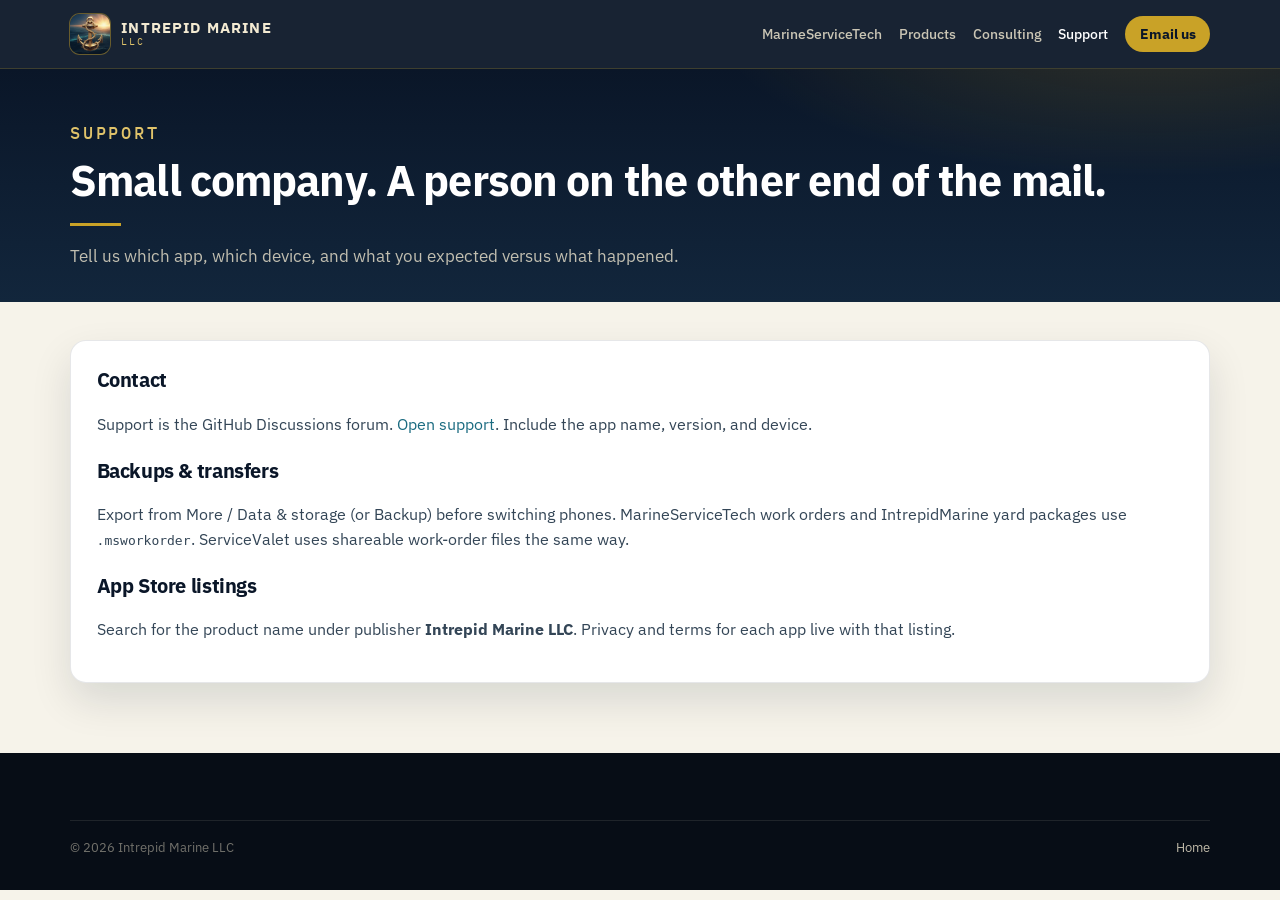
<file: support.html>
<!DOCTYPE html>
<html lang="en">
<head>
  <meta charset="utf-8" />
  <meta name="viewport" content="width=device-width, initial-scale=1" />
  <title>Support — Intrepid Marine LLC</title>
  <meta name="description" content="Support for MarineServiceTech, IntrepidMarine, and ServiceValet from Intrepid Marine LLC." />
  <meta name="theme-color" content="#0a1628" />
  <link rel="stylesheet" href="css/site.css" />
  <link rel="canonical" href="https://intrepidmarine.net/support.html" />
  <meta property="og:type" content="website" />
  <meta property="og:site_name" content="Intrepid Marine LLC" />
  <meta property="og:title" content="Support — Intrepid Marine LLC" />
  <meta property="og:description" content="Support for MarineServiceTech, IntrepidMarine, and ServiceValet." />
  <meta property="og:url" content="https://intrepidmarine.net/support.html" />
  <meta property="og:image" content="https://intrepidmarine.net/assets/brand/intrepid-marine.jpg" />
  <meta name="twitter:card" content="summary_large_image" />
  <link rel="icon" href="assets/favicon.svg" type="image/svg+xml" />
  <link rel="apple-touch-icon" href="assets/brand/intrepid-marine.jpg" />
</head>
<body>
  <header class="site-header">
    <div class="wrap nav">
      <a class="brand" href="index.html">
        <img class="brand-mark" src="assets/brand/intrepid-marine-icon.png" alt="" />
        <span class="brand-text">
          <span class="brand-name">Intrepid Marine</span>
          <span class="brand-llc">LLC</span>
        </span>
      </a>
      <button class="nav-toggle" type="button" aria-expanded="false" aria-label="Open menu">☰</button>
      <nav class="nav-links" aria-label="Primary">
        <a href="marine-service-tech.html">MarineServiceTech</a>
        <a href="products.html">Products</a>
        <a href="consulting.html">Consulting</a>
        <a href="support.html" aria-current="page">Support</a>
        <a class="nav-cta" href="mailto:info@intrepidmarine.net">Email us</a>
      </nav>
    </div>
  </header>

  <section class="page-hero">
    <div class="wrap">
      <p class="kicker">Support</p>
      <h1>Small company. A person on the other end of the mail.</h1>
      <hr class="gold-rule" />
      <p>Tell us which app, which device, and what you expected versus what happened.</p>
    </div>
  </section>

  <main class="wrap" style="padding:2.4rem 0 3.2rem;">
    <article class="content-card">
      <h2>Contact</h2>
      <p>
        Support is the GitHub Discussions forum.
        <a href="https://github.com/gregopad39/customerService/discussions/">Open support</a>.
        Include the app name, version, and device.
      </p>
      <h2>Backups &amp; transfers</h2>
      <p>
        Export from More / Data &amp; storage (or Backup) before switching phones.
        MarineServiceTech work orders and IntrepidMarine yard packages use
        <code>.msworkorder</code>. ServiceValet uses shareable work-order files the same way.
      </p>
      <h2>App Store listings</h2>
      <p class="muted">
        Search for the product name under publisher <strong>Intrepid Marine LLC</strong>.
        Privacy and terms for each app live with that listing.
      </p>
    </article>
  </main>

  <footer class="site-footer">
    <div class="wrap footer-bottom">
      <span>© <span id="y"></span> Intrepid Marine LLC</span>
      <a href="index.html">Home</a>
    </div>
  </footer>
  <script src="js/site.js"></script>
</body>
</html>
</file>
<file: css/site.css>
/* Intrepid Marine LLC — navy / gold company, MarineServiceTech showcase */

@import url("https://fonts.googleapis.com/css2?family=IBM+Plex+Mono:wght@400;500&family=IBM+Plex+Sans:ital,wght@0,400;0,500;0,600;0,700;1,400&display=swap");

:root {
  --navy: #0a1628;
  --navy-2: #102038;
  --navy-3: #17304a;
  --gold: #c9a227;
  --gold-2: #e0c36a;
  --gold-dim: rgba(201, 162, 39, 0.16);
  --cream: #f3ead2;
  --paper: #f6f3ea;
  --card: #ffffff;
  --ink: #121a28;
  --muted: #5a6a7a;
  --line: rgba(10, 22, 40, 0.1);
  --sea: #1a6b80;
  --teal: #1ec8d0;
  --teal-2: #7ae0e6;
  --teal-dim: rgba(30, 200, 208, 0.16);
  --shadow: 0 18px 40px rgba(10, 22, 40, 0.12);
  --radius: 16px;
  --max: 1140px;
  --sans: "IBM Plex Sans", "Segoe UI", system-ui, sans-serif;
  --mono: "IBM Plex Mono", ui-monospace, Menlo, monospace;
}

*,
*::before,
*::after {
  box-sizing: border-box;
}

html {
  scroll-behavior: smooth;
}

body {
  margin: 0;
  font-family: var(--sans);
  color: var(--ink);
  background: var(--paper);
  line-height: 1.55;
}

img {
  max-width: 100%;
  display: block;
}

a {
  color: var(--sea);
  text-decoration: none;
}

a:hover {
  color: var(--navy);
}

.wrap {
  width: min(var(--max), calc(100% - 2rem));
  margin-inline: auto;
}

.kicker {
  font-family: var(--mono);
  font-size: 0.72rem;
  font-weight: 500;
  letter-spacing: 0.16em;
  text-transform: uppercase;
  color: var(--gold);
  margin: 0 0 0.75rem;
}

/* Header */

.site-header {
  position: sticky;
  top: 0;
  z-index: 50;
  background: rgba(10, 22, 40, 0.94);
  backdrop-filter: blur(16px);
  border-bottom: 1px solid rgba(201, 162, 39, 0.22);
}

.nav {
  display: flex;
  align-items: center;
  justify-content: space-between;
  gap: 1rem;
  min-height: 68px;
}

.brand {
  display: flex;
  align-items: center;
  gap: 0.7rem;
  color: var(--cream);
  min-width: 0;
}

.brand:hover {
  color: #fff;
}

.brand-mark {
  width: 40px;
  height: 40px;
  border-radius: 10px;
  object-fit: cover;
  box-shadow: 0 0 0 1px rgba(201, 162, 39, 0.45);
  flex-shrink: 0;
}

.brand-text {
  display: flex;
  flex-direction: column;
  line-height: 1.1;
}

.brand-name {
  font-weight: 700;
  letter-spacing: 0.08em;
  font-size: 0.92rem;
  text-transform: uppercase;
}

.brand-llc {
  font-family: var(--mono);
  font-size: 0.65rem;
  letter-spacing: 0.18em;
  color: var(--gold-2);
  text-transform: uppercase;
}

.nav-toggle {
  display: none;
  background: transparent;
  border: 1px solid rgba(243, 234, 210, 0.25);
  color: var(--cream);
  border-radius: 8px;
  width: 42px;
  height: 42px;
  font-size: 1.2rem;
  cursor: pointer;
}

.nav-links {
  display: flex;
  flex-wrap: wrap;
  gap: 0.2rem 1.05rem;
  align-items: center;
}

.nav-links a {
  color: rgba(243, 234, 210, 0.82);
  font-size: 0.9rem;
  font-weight: 500;
}

.nav-links a:hover,
.nav-links a[aria-current="page"] {
  color: #fff;
}

.nav-cta {
  background: var(--gold);
  color: var(--navy) !important;
  padding: 0.42rem 0.9rem;
  border-radius: 999px;
  font-weight: 700 !important;
}

.nav-cta:hover {
  background: var(--gold-2);
}

@media (max-width: 860px) {
  .nav-toggle {
    display: grid;
    place-items: center;
  }

  .nav-links {
    display: none;
    position: absolute;
    left: 0;
    right: 0;
    top: 68px;
    background: var(--navy);
    border-bottom: 1px solid rgba(201, 162, 39, 0.22);
    padding: 0.8rem 1rem 1.1rem;
    flex-direction: column;
    align-items: stretch;
    gap: 0.15rem;
  }

  .site-header.is-open .nav-links {
    display: flex;
  }

  .nav-links a {
    padding: 0.55rem 0.2rem;
  }

  .nav-cta {
    text-align: center;
    margin-top: 0.4rem;
  }
}

/* Buttons */

.btn {
  display: inline-flex;
  align-items: center;
  justify-content: center;
  gap: 0.4rem;
  border-radius: 999px;
  padding: 0.78rem 1.2rem;
  font-weight: 600;
  font-size: 0.95rem;
  border: 1px solid transparent;
  transition: transform 0.15s ease, background 0.15s ease, border-color 0.15s ease;
}

.btn:hover {
  transform: translateY(-1px);
}

.btn-primary {
  background: var(--gold);
  color: var(--navy);
}

.btn-primary:hover {
  background: var(--gold-2);
  color: var(--navy);
}

.btn-ghost {
  background: transparent;
  color: var(--cream);
  border-color: rgba(243, 234, 210, 0.28);
}

.btn-ghost:hover {
  color: #fff;
  border-color: var(--gold);
}

.btn-navy {
  background: var(--navy);
  color: var(--cream);
}

.btn-navy:hover {
  background: var(--navy-3);
  color: #fff;
}

.btn-line {
  background: transparent;
  color: var(--navy);
  border-color: rgba(10, 22, 40, 0.22);
}

.btn-line:hover {
  border-color: var(--gold);
  color: var(--navy);
}

.hero-actions,
.page-actions {
  display: flex;
  flex-wrap: wrap;
  gap: 0.7rem;
}

/* Hero */

.hero {
  position: relative;
  overflow: hidden;
  color: var(--cream);
  background:
    linear-gradient(rgba(30, 200, 208, 0.045) 1px, transparent 1px),
    linear-gradient(90deg, rgba(30, 200, 208, 0.045) 1px, transparent 1px),
    radial-gradient(900px 420px at 88% 0%, rgba(30, 200, 208, 0.22), transparent 58%),
    radial-gradient(700px 380px at 0% 100%, rgba(201, 162, 39, 0.16), transparent 55%),
    linear-gradient(165deg, #07111d 0%, var(--navy) 48%, #0c2438 100%);
  background-size: 48px 48px, 48px 48px, auto, auto, auto;
  padding: 4.4rem 0 4.2rem;
}

.hero-product {
  display: inline-flex;
  align-items: center;
  gap: 0.65rem;
  margin: 0 0 1.1rem;
  padding: 0.28rem 0.85rem 0.28rem 0.28rem;
  border: 1px solid rgba(30, 200, 208, 0.4);
  background: rgba(30, 200, 208, 0.1);
  border-radius: 999px;
}

.hero-product img {
  width: 36px;
  height: 36px;
  border-radius: 10px;
}

.hero-product span {
  font-family: var(--mono);
  font-size: 0.72rem;
  font-weight: 500;
  letter-spacing: 0.12em;
  text-transform: uppercase;
  color: var(--teal-2);
}

.hero-devices {
  display: grid;
  grid-template-columns: minmax(0, 200px) minmax(0, 1fr);
  gap: 0.85rem;
  align-items: start;
}

.hero-devices .shot-frame.phone {
  max-width: 200px;
  margin: 0;
}

.hero-devices .shot-frame.tablet {
  max-width: none;
  width: 100%;
}

@media (max-width: 919px) {
  .hero-devices {
    grid-template-columns: 1fr;
    justify-items: center;
  }

  .hero-devices .shot-frame.phone {
    max-width: 240px;
  }

  .hero-devices .shot-frame.tablet {
    display: none;
  }
}

.hero-grid {
  display: grid;
  gap: 2.4rem;
  align-items: center;
}

@media (min-width: 920px) {
  .hero-grid {
    grid-template-columns: 1.15fr 0.85fr;
  }
}

.hero h1 {
  margin: 0 0 1rem;
  font-size: clamp(2.05rem, 4.4vw, 3.35rem);
  line-height: 1.08;
  letter-spacing: -0.03em;
  color: #fff;
}

.hero-lead {
  font-size: 1.12rem;
  color: rgba(243, 234, 210, 0.84);
  max-width: 38rem;
  margin: 0 0 1.5rem;
}

.hero-note {
  margin: 1.2rem 0 0;
  font-size: 0.92rem;
  color: rgba(243, 234, 210, 0.62);
}

.hero-panel {
  background: rgba(7, 17, 29, 0.45);
  border: 1px solid rgba(201, 162, 39, 0.35);
  border-radius: 20px;
  padding: 1.1rem;
  box-shadow: 0 24px 60px rgba(0, 0, 0, 0.28);
}

.hero-panel img {
  width: 100%;
  border-radius: 14px;
}

.hero-panel figcaption {
  margin: 0.85rem 0.2rem 0.15rem;
  font-family: var(--mono);
  font-size: 0.72rem;
  letter-spacing: 0.12em;
  text-transform: uppercase;
  color: var(--gold-2);
  text-align: center;
}

/* Sections */

section {
  padding: 3.6rem 0;
}

.section-head {
  max-width: 40rem;
  margin-bottom: 2rem;
}

.section-head h2,
.page-hero h1,
.content-card h2 {
  letter-spacing: -0.02em;
}

.section-head h2 {
  margin: 0 0 0.55rem;
  font-size: clamp(1.65rem, 3vw, 2.2rem);
  color: var(--navy);
}

.section-head p {
  margin: 0;
  color: var(--muted);
  font-size: 1.05rem;
}

/* Showcase product */

.showcase {
  background:
    radial-gradient(800px 360px at 12% 0%, rgba(30, 200, 208, 0.16), transparent 55%),
    var(--navy);
  color: var(--cream);
}

.showcase .section-head h2 {
  color: #fff;
}

.showcase .section-head p {
  color: rgba(243, 234, 210, 0.72);
}

.showcase-grid {
  display: grid;
  gap: 1.5rem;
  align-items: center;
}

@media (min-width: 880px) {
  .showcase-grid {
    grid-template-columns: 0.42fr 1fr;
  }
}

.showcase-icon {
  width: min(100%, 320px);
  margin-inline: auto;
  border-radius: 22px;
  box-shadow: 0 0 0 1px rgba(201, 162, 39, 0.45), 0 24px 50px rgba(0, 0, 0, 0.35);
}

.feature-list {
  margin: 0;
  padding: 0;
  list-style: none;
  display: grid;
  gap: 0.75rem;
}

.feature-list li {
  display: grid;
  grid-template-columns: 12px 1fr;
  gap: 0.75rem;
  align-items: start;
}

.feature-list li::before {
  content: "";
  width: 8px;
  height: 8px;
  margin-top: 0.5rem;
  border-radius: 50%;
  background: var(--teal);
  box-shadow: 0 0 0 4px var(--teal-dim);
}

.showcase .kicker {
  color: var(--teal-2);
}

.muted-on-dark {
  color: rgba(243, 234, 210, 0.7);
}

/* Product cards */

.product-grid {
  display: grid;
  gap: 1.15rem;
}

@media (min-width: 760px) {
  .product-grid.two {
    grid-template-columns: 1fr 1fr;
  }

  .product-grid.three,
  .product-grid.four {
    grid-template-columns: repeat(2, 1fr);
  }
}

@media (min-width: 1100px) {
  .product-grid.three {
    grid-template-columns: repeat(3, 1fr);
  }

  .product-grid.four {
    grid-template-columns: repeat(4, 1fr);
  }

  .product-grid.four .product-top {
    flex-direction: column;
    align-items: flex-start;
  }
}

.product {
  background: var(--card);
  border: 1px solid var(--line);
  border-radius: var(--radius);
  overflow: hidden;
  box-shadow: var(--shadow);
  display: flex;
  flex-direction: column;
  min-height: 100%;
}

.product-top {
  padding: 1.25rem 1.3rem 0.3rem;
  display: flex;
  gap: 0.9rem;
  align-items: flex-start;
}

.product-top > div {
  min-width: 0;
  flex: 1;
}

.product-icon {
  width: 64px;
  height: 64px;
  border-radius: 16px;
  object-fit: cover;
  flex-shrink: 0;
  box-shadow: 0 0 0 1px rgba(10, 22, 40, 0.08);
}

.product .tag {
  display: inline-block;
  font-family: var(--mono);
  font-size: 0.68rem;
  font-weight: 500;
  letter-spacing: 0.1em;
  text-transform: uppercase;
  color: var(--gold);
  margin-bottom: 0.3rem;
}

.product h3 {
  margin: 0 0 0.25rem;
  font-size: 1.22rem;
  color: var(--navy);
  overflow-wrap: break-word;
  line-height: 1.2;
}

.product p {
  margin: 0;
  color: var(--muted);
  font-size: 0.96rem;
}

.product-body {
  padding: 0.55rem 1.3rem 1.3rem;
  flex: 1;
  display: flex;
  flex-direction: column;
}

.product-body ul {
  margin: 0.85rem 0 1.1rem;
  padding-left: 1.1rem;
  color: #334556;
}

.product-body li {
  margin: 0.28rem 0;
}

.product-actions {
  margin-top: auto;
}

.product.featured {
  border-color: rgba(30, 200, 208, 0.4);
  box-shadow: var(--shadow), 0 0 0 1px rgba(30, 200, 208, 0.18);
}

.product.featured .tag {
  color: #0e8f96;
}

/* Company + consulting */

.split {
  display: grid;
  gap: 1.2rem;
}

@media (min-width: 860px) {
  .split {
    grid-template-columns: 1.15fr 0.85fr;
    align-items: stretch;
  }
}

.panel {
  background: var(--card);
  border: 1px solid var(--line);
  border-radius: var(--radius);
  padding: 1.55rem 1.6rem;
  box-shadow: var(--shadow);
}

.panel p {
  margin: 0 0 1rem;
  color: #2b3b4d;
}

.panel p:last-child {
  margin-bottom: 0;
}

.quote {
  margin: 0;
  padding: 1rem 1.1rem;
  border-left: 3px solid var(--gold);
  background: var(--gold-dim);
  border-radius: 0 12px 12px 0;
  color: var(--navy);
  font-weight: 600;
}

.stat-grid {
  display: grid;
  grid-template-columns: 1fr 1fr;
  gap: 0.8rem;
  margin-top: 1rem;
}

.stat {
  background: var(--paper);
  border-radius: 12px;
  padding: 0.9rem 1rem;
}

.stat strong {
  display: block;
  font-size: 0.95rem;
  color: var(--navy);
  margin-bottom: 0.2rem;
}

.stat span {
  font-size: 0.86rem;
  color: var(--muted);
}

.offer-list {
  display: grid;
  gap: 0.9rem;
}

.offer {
  background: var(--card);
  border: 1px solid var(--line);
  border-radius: var(--radius);
  padding: 1.25rem;
  box-shadow: var(--shadow);
}

.offer h3 {
  margin: 0 0 0.4rem;
  font-size: 1.05rem;
  color: var(--navy);
}

.offer p {
  margin: 0;
  color: var(--muted);
  font-size: 0.95rem;
}

@media (min-width: 800px) {
  .offer-list.three {
    grid-template-columns: repeat(3, 1fr);
  }
}

/* CTA */

.cta-band {
  background:
    radial-gradient(700px 260px at 80% 0%, rgba(201, 162, 39, 0.2), transparent 70%),
    linear-gradient(160deg, var(--navy-2), var(--navy));
  color: var(--cream);
}

.cta-band .section-head {
  margin: 0;
}

.cta-band .section-head h2 {
  color: #fff;
}

.cta-band .section-head p {
  color: rgba(243, 234, 210, 0.75);
}

.cta-inner {
  display: flex;
  flex-wrap: wrap;
  gap: 1.2rem;
  align-items: center;
  justify-content: space-between;
}

/* Footer */

.site-footer {
  background: #070d16;
  color: rgba(243, 234, 210, 0.72);
  padding: 2.4rem 0 2rem;
  font-size: 0.92rem;
}

.footer-grid {
  display: grid;
  gap: 1.4rem;
}

@media (min-width: 760px) {
  .footer-grid {
    grid-template-columns: 1.5fr 1fr 1fr;
  }
}

.site-footer h3 {
  margin: 0 0 0.55rem;
  color: #fff;
  font-size: 0.82rem;
  font-family: var(--mono);
  letter-spacing: 0.12em;
  text-transform: uppercase;
}

.site-footer a {
  color: rgba(243, 234, 210, 0.78);
}

.site-footer a:hover {
  color: var(--gold-2);
}

.site-footer ul {
  list-style: none;
  margin: 0;
  padding: 0;
  display: grid;
  gap: 0.35rem;
}

.footer-bottom {
  margin-top: 1.8rem;
  padding-top: 1rem;
  border-top: 1px solid rgba(243, 234, 210, 0.1);
  display: flex;
  flex-wrap: wrap;
  gap: 0.75rem 1.25rem;
  justify-content: space-between;
  color: rgba(243, 234, 210, 0.45);
  font-size: 0.84rem;
}

/* Inner pages */

.page-hero {
  padding: 3.2rem 0 2rem;
  color: var(--cream);
  background:
    radial-gradient(800px 280px at 90% -20%, rgba(201, 162, 39, 0.2), transparent 55%),
    linear-gradient(180deg, var(--navy), #12263c);
}

.page-hero h1 {
  margin: 0 0 0.55rem;
  font-size: clamp(1.9rem, 3.4vw, 2.7rem);
  color: #fff;
}

.page-hero p {
  margin: 0;
  color: rgba(243, 234, 210, 0.78);
  max-width: 40rem;
  font-size: 1.08rem;
}

.page-hero .kicker {
  color: var(--gold-2);
}

.page-icon {
  width: 88px;
  height: 88px;
  border-radius: 22px;
  margin-bottom: 1.1rem;
  box-shadow: 0 0 0 1px rgba(201, 162, 39, 0.4);
}

.content-card {
  background: var(--card);
  border: 1px solid var(--line);
  border-radius: var(--radius);
  padding: 1.5rem 1.6rem;
  box-shadow: var(--shadow);
  margin-bottom: 1.2rem;
}

.content-card h2 {
  margin: 1.2rem 0 0.5rem;
  color: var(--navy);
  font-size: 1.22rem;
}

.content-card h2:first-child {
  margin-top: 0;
}

.content-card p,
.content-card li {
  color: #334556;
}

.content-card ul {
  padding-left: 1.15rem;
}

.muted {
  color: var(--muted);
}

.gold-rule {
  width: 3.2rem;
  height: 3px;
  background: var(--gold);
  margin: 0 0 1.1rem;
  border: 0;
}

/* Badges · proof · store · screenshots */

.badge-row {
  display: flex;
  flex-wrap: wrap;
  gap: 0.45rem;
  margin: 1rem 0 0;
}

.badge {
  display: inline-flex;
  align-items: center;
  font-family: var(--mono);
  font-size: 0.68rem;
  font-weight: 500;
  letter-spacing: 0.12em;
  text-transform: uppercase;
  color: var(--gold-2);
  border: 1px solid rgba(201, 162, 39, 0.45);
  background: rgba(201, 162, 39, 0.1);
  border-radius: 999px;
  padding: 0.35rem 0.7rem;
}

.hero .kicker {
  color: var(--teal-2);
}

.hero .badge {
  color: var(--gold-2);
}

.hero .proof-code,
.showcase code {
  color: var(--teal-2);
  white-space: nowrap;
}

.page-hero .badge-row {
  margin-top: 1.15rem;
}

.proof-strip {
  display: grid;
  gap: 0.9rem;
}

@media (min-width: 800px) {
  .proof-strip {
    grid-template-columns: repeat(3, 1fr);
  }
}

.proof {
  background: var(--card);
  border: 1px solid var(--line);
  border-radius: var(--radius);
  padding: 1.15rem 1.2rem;
  box-shadow: var(--shadow);
}

.proof strong {
  display: block;
  color: var(--navy);
  font-size: 1.02rem;
  margin: 0 0 0.35rem;
}

.proof p {
  margin: 0;
  color: var(--muted);
  font-size: 0.94rem;
}

.proof-code {
  font-family: var(--mono);
  font-size: 0.78rem;
  color: var(--sea);
}

.shot-rail {
  display: grid;
  gap: 1rem;
  align-items: start;
}

@media (min-width: 800px) {
  .shot-rail {
    grid-template-columns: repeat(3, 1fr);
  }

  .shot-rail:has(> :only-child) {
    grid-template-columns: 1fr;
  }
}

.shot-frame {
  position: relative;
  display: flex;
  flex-direction: column;
  background: #0c1828;
  border: 1px solid rgba(201, 162, 39, 0.28);
  border-radius: 18px;
  overflow: hidden;
  box-shadow: var(--shadow);
  flex-shrink: 0;
}

.shot-frame.phone {
  max-width: 280px;
  margin-inline: auto;
  width: 100%;
}

.product-body > .shot-frame.phone {
  max-width: 220px;
}

.shot-frame img,
.shot-frame video {
  width: 100%;
  height: auto;
  display: block;
  object-fit: contain;
  object-position: top center;
  background: #0c1828;
}

.shot-frame.tablet img,
.shot-frame.tablet video {
  background: #f4f4f6;
}

.shot-frame.wide img,
.shot-frame.wide video {
  aspect-ratio: 3 / 2;
  object-fit: cover;
}

.hero-stage.shot-frame img,
.hero-stage.shot-frame video {
  aspect-ratio: 3 / 2;
  object-fit: cover;
  height: auto;
}

.shot-frame figcaption {
  flex: 0 0 auto;
  padding: 0.55rem 0.8rem;
  font-family: var(--mono);
  font-size: 0.68rem;
  letter-spacing: 0.1em;
  text-transform: uppercase;
  color: var(--gold-2);
  background: #07111d;
}

.shot-frame.awaiting-shot {
  min-height: 240px;
  display: grid;
  place-items: center;
  background:
    repeating-linear-gradient(
      -45deg,
      rgba(201, 162, 39, 0.05),
      rgba(201, 162, 39, 0.05) 10px,
      transparent 10px,
      transparent 20px
    ),
    #102038;
}

.shot-frame.awaiting-shot img,
.shot-frame.awaiting-shot video {
  display: none;
}

.shot-frame.awaiting-shot::after {
  content: attr(data-filename);
  font-family: var(--mono);
  font-size: 0.72rem;
  color: var(--gold-2);
  text-align: center;
  padding: 1rem;
}

.hero-stage {
  position: relative;
  overflow: hidden;
}

.hero-stage .radar-disc {
  pointer-events: none;
  position: absolute;
  inset: -20%;
  background: conic-gradient(
    from 0deg,
    transparent 0deg,
    rgba(201, 162, 39, 0.0) 40deg,
    rgba(224, 195, 106, 0.35) 70deg,
    transparent 95deg
  );
  animation: radar-spin 7s linear infinite;
  mix-blend-mode: screen;
  z-index: 1;
}

.hero-stage.has-video img[data-shot] {
  display: none;
}

.hero-stage video.hero-loop {
  display: none;
  width: 100%;
  border-radius: 14px;
}

.hero-stage.has-video video.hero-loop {
  display: block;
}

@keyframes radar-spin {
  to {
    transform: rotate(360deg);
  }
}

.store-row {
  display: flex;
  flex-wrap: wrap;
  gap: 0.6rem;
  margin: 1.1rem 0 0;
}

.clip-banner {
  display: flex;
  flex-wrap: wrap;
  gap: 1rem;
  align-items: center;
  justify-content: space-between;
  background: var(--navy);
  color: var(--cream);
  border-radius: var(--radius);
  padding: 1.2rem 1.35rem;
  margin: 0 0 1.2rem;
  border: 1px solid rgba(201, 162, 39, 0.35);
}

.clip-banner p {
  margin: 0;
  max-width: 36rem;
  color: rgba(243, 234, 210, 0.86);
}

.clip-banner strong {
  color: #fff;
}

.texas-mark {
  display: inline-flex;
  align-items: center;
  gap: 0.45rem;
  font-family: var(--mono);
  font-size: 0.78rem;
  letter-spacing: 0.08em;
  text-transform: uppercase;
  color: var(--gold-2);
}

/* CRSpit product modules */

.crs-teal {
  --crs: #128a82;
  --crs-2: #1aa89a;
}

.tab-strip {
  display: flex;
  flex-wrap: wrap;
  gap: 0.45rem;
  margin: 0 0 1.6rem;
}

.tab-chip {
  display: inline-flex;
  align-items: center;
  gap: 0.4rem;
  padding: 0.42rem 0.75rem;
  border-radius: 999px;
  background: #128a82;
  color: #fff;
  font-size: 0.82rem;
  font-weight: 600;
}

.tab-chip svg {
  width: 16px;
  height: 16px;
  fill: currentColor;
}

.module-grid {
  display: grid;
  gap: 1rem;
  margin: 0 0 1.6rem;
}

@media (min-width: 700px) {
  .module-grid {
    grid-template-columns: repeat(2, 1fr);
  }
}

@media (min-width: 1040px) {
  .module-grid {
    grid-template-columns: repeat(3, 1fr);
  }
}

.module-card {
  background: var(--card);
  border: 1px solid var(--line);
  border-radius: var(--radius);
  padding: 1.15rem 1.2rem 1.2rem;
  box-shadow: var(--shadow);
}

.module-icon {
  width: 44px;
  height: 44px;
  border-radius: 12px;
  background: #128a82;
  color: #fff;
  display: grid;
  place-items: center;
  margin-bottom: 0.75rem;
}

.module-icon svg {
  width: 22px;
  height: 22px;
  fill: currentColor;
}

.module-card h3 {
  margin: 0 0 0.35rem;
  font-size: 1.05rem;
  color: var(--navy);
}

.module-card p {
  margin: 0;
  color: var(--muted);
  font-size: 0.94rem;
}

.link-row {
  display: flex;
  flex-wrap: wrap;
  gap: 0.55rem 1.1rem;
  margin: 0.4rem 0 0;
}

.link-row a {
  font-weight: 600;
  font-size: 0.92rem;
}
</file>
